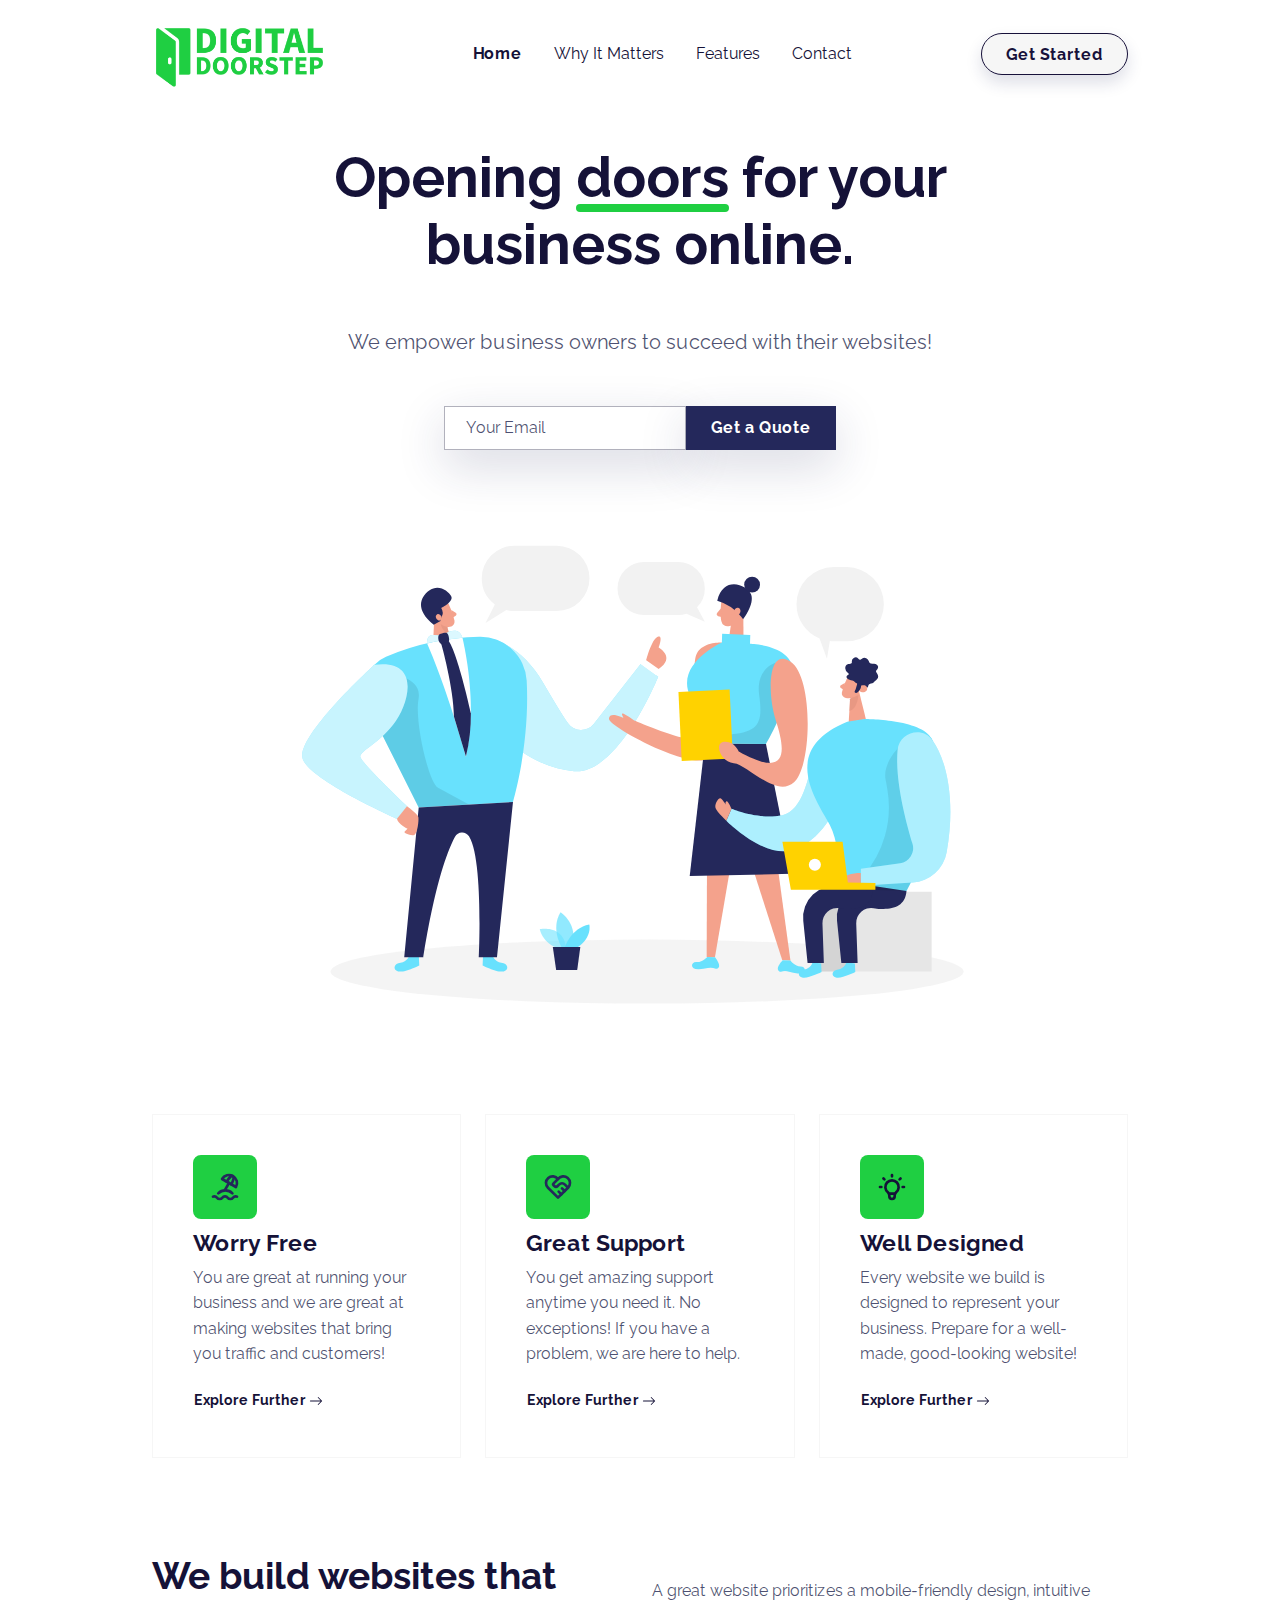
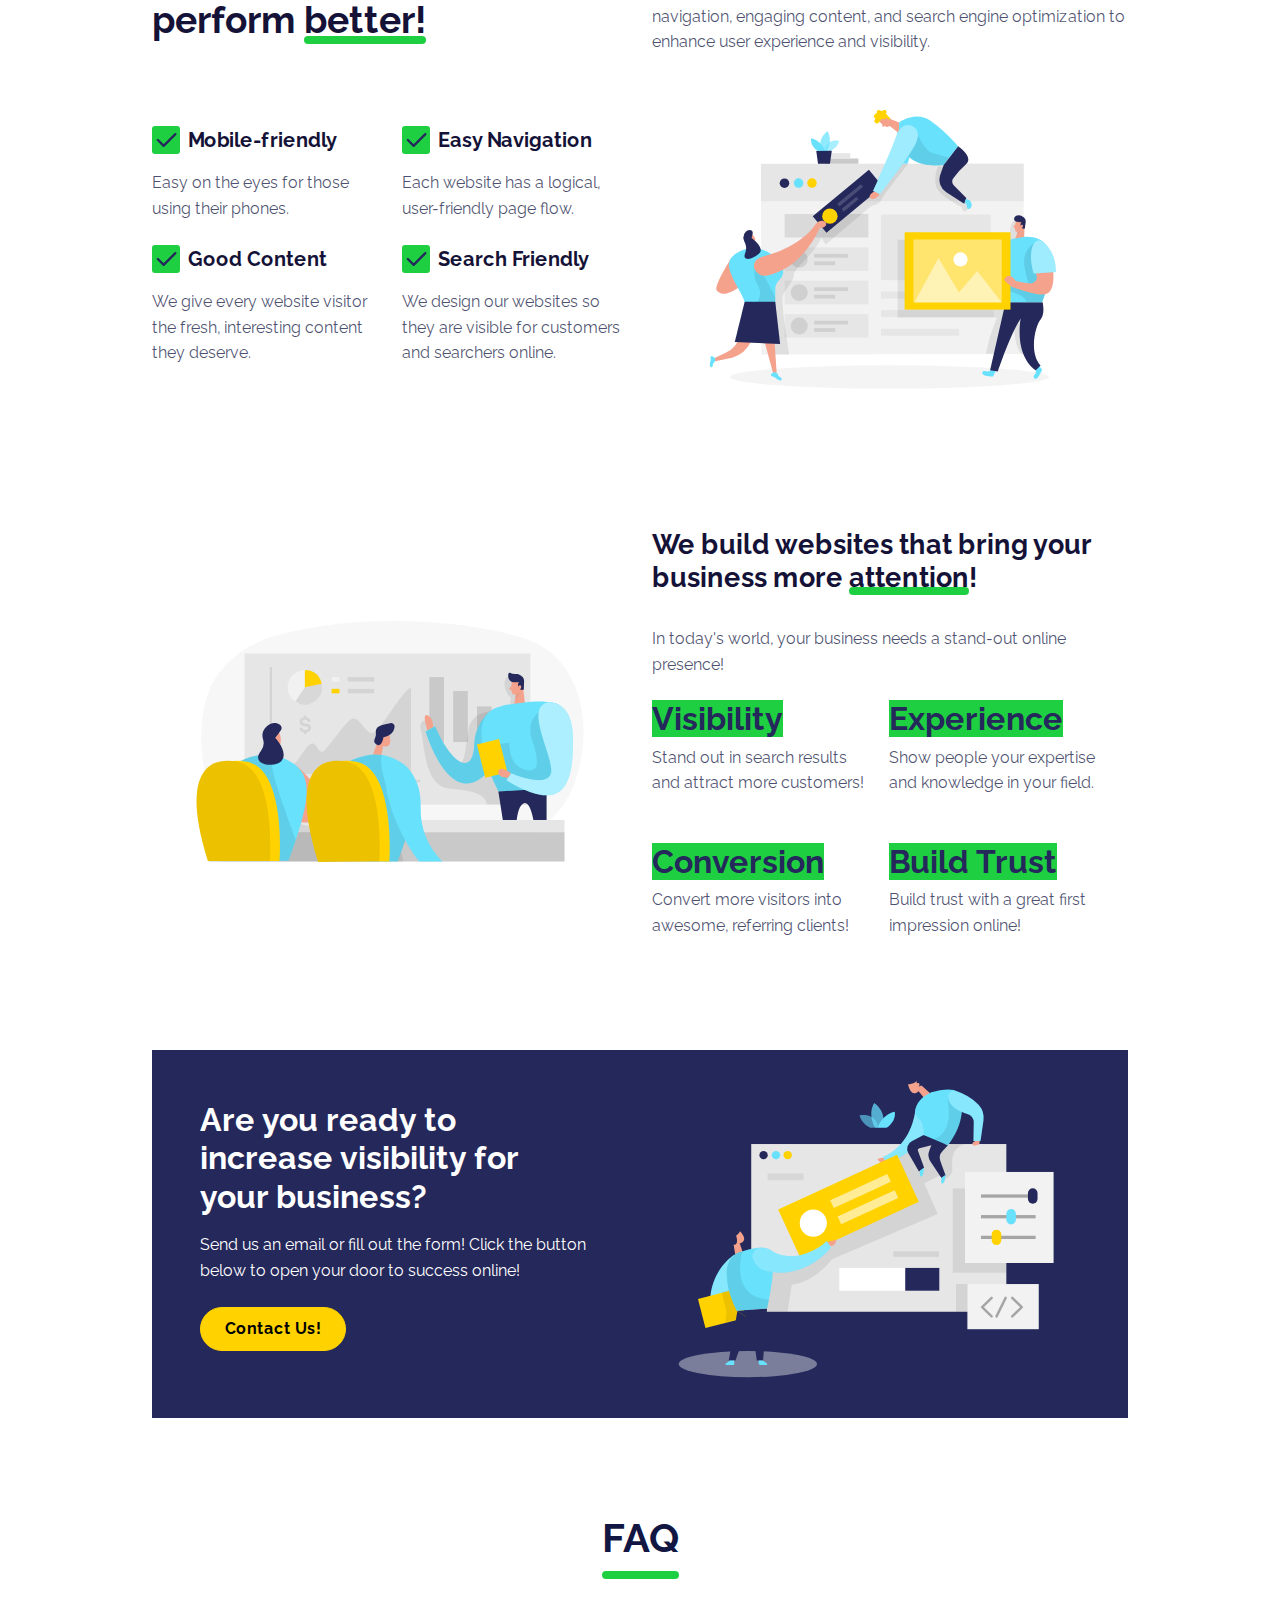
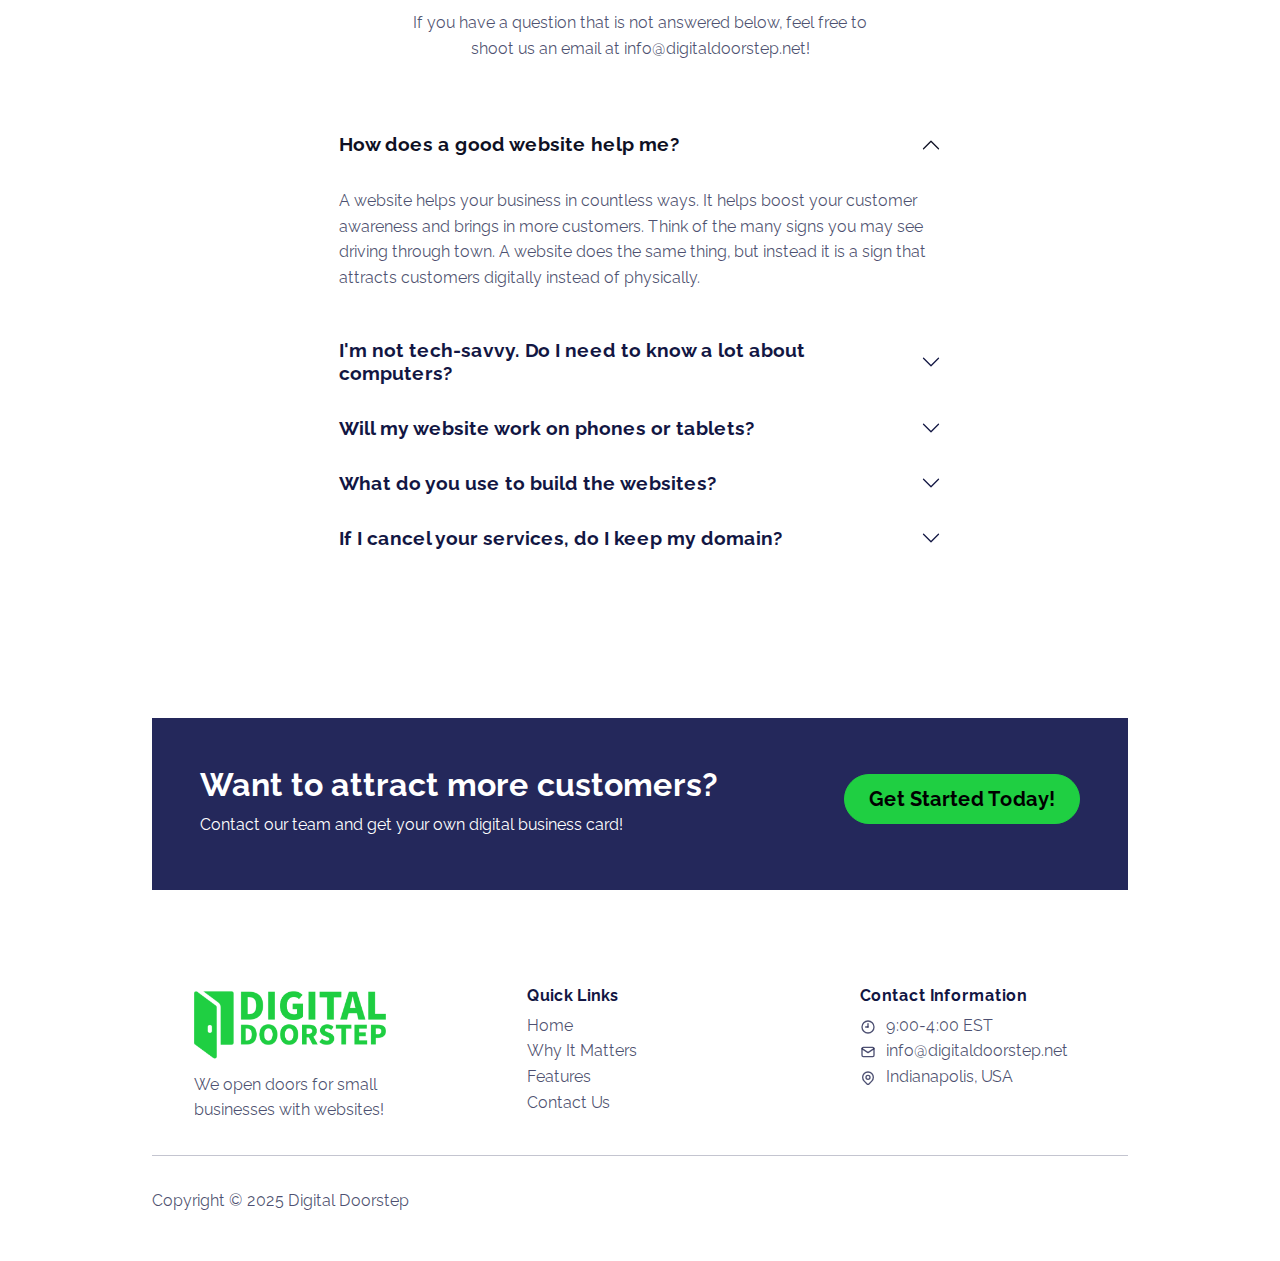
<file: index.html>
<!DOCTYPE html>
<html data-bs-theme="light" lang="en" style="--bs-secondary: rgb(31, 207, 66);--bs-secondary-rgb: 31,207,66;--bs-primary: rgb(36,40,91);--bs-primary-rgb: 36,40,91;--bs-light: rgb(246,246,246);--bs-light-rgb: 246,246,246;">

<head>
    <meta charset="utf-8">
    <meta name="viewport" content="width=device-width, initial-scale=1.0, shrink-to-fit=no">
    <title>Small Business Web Design | Digital Doorstep Web Design Indianapolis</title>
    <link rel="canonical" href="https://www.test.digitaldoorstep.net/">
    <meta property="og:url" content="https://www.test.digitaldoorstep.net/">
    <meta name="description" content="We offer web design and website development services across the United States and in Indianapolis, Indiana. Our services include website design, web development, and website hosting.">
    <script type="application/ld+json">
        {
            "@context": "https://schema.org",
            "@type": "WebSite",
            "name": "Digital Doorstep - Indianapolis Web Design",
            "url": "https://www.test.digitaldoorstep.net"
        }
    </script>
    <link rel="icon" type="image/png" sizes="16x16" href="assets/img/favicon.png">
    <link rel="icon" type="image/png" sizes="32x32" href="assets/img/favicon.png">
    <link rel="stylesheet" href="assets/bootstrap/css/bootstrap.css">
    <link rel="stylesheet" href="https://cdnjs.cloudflare.com/ajax/libs/animate.css/3.5.2/animate.min.css">
    <link rel="stylesheet" href="assets/css/styles.css">
</head>

<body>
<nav class="navbar navbar-expand-md fixed-top navbar-shrink py-3" id="mainNav" style="border-top-left-radius: 0;--bs-primary: #24285b;--bs-primary-rgb: 36,40,91;--bs-body-font-size: 1rem;transform: rotate(0deg);">
    <div class="container"><a class="navbar-brand d-flex align-items-center" href="index.html"><img class="img-thumbnail object-fit-fill" alt="main logo" src="assets/img/Monochromatic-Logo.svg" width="175" height="40" style="border-width: 0;transform: translate(0px) translateY(3px) translateZ(0px);"></a><button data-bs-toggle="collapse" class="navbar-toggler" data-bs-target="#navcol-1" style="border-width: 0;"><span class="visually-hidden">Toggle navigation</span><span class="navbar-toggler-icon text-light" style="border-color: rgb(21,18,56);"></span></button>
        <div class="collapse navbar-collapse" id="navcol-1">
            <ul class="navbar-nav mx-auto">
                <li class="nav-item"><a class="nav-link active" href="/index.html" style="color: rgb(21, 18, 56);">Home</a></li>
                <li class="nav-item"><a class="nav-link" href="/why-it-matters.html" style="color: rgb(21, 18, 56);" data-bs-target="/about.html">Why It Matters</a></li>
                <li class="nav-item"><a class="nav-link" href="features.html" style="color: rgb(21, 18, 56);">Features</a></li>
                <li class="nav-item"><a class="nav-link" href="contact.html" style="color: rgb(21, 18, 56);">Contact</a></li>
            </ul><a class="btn btn-primary shadow" role="button" data-bss-hover-animate="pulse" href="/contact.html" style="--bs-body-color: rgb(21, 18, 22);background: var(--bs-light);--bs-primary: #17113a;--bs-primary-rgb: 23,17,58;height: 42px;border-radius: 21px;border-width: 1px;border-color: var(--bs-primary);color: var(--bs-primary);">Get Started</a>
        </div>
    </div>
</nav>
<header class="pt-5" style="--bs-secondary: rgb(31,207,66);--bs-secondary-rgb: 31,207,66;">
    <div class="container pt-4 pt-xl-5">
        <div class="row pt-5" style="color: var(--bs-primary);">
            <div class="col-md-8 text-center text-md-start mx-auto">
                <div class="text-center">
                    <h1 class="display-4 fw-bold mb-5" style="color: #151238;">Opening&nbsp;<span class="underline" style="transform: skew(175deg);--bs-secondary: rgb(31, 207, 66);--bs-secondary-rgb: 31,207,66;--bs-light: rgb(246, 246, 246);--bs-light-rgb: 246,246,246;--bs-primary: rgb(21,18,56);--bs-primary-rgb: 21,18,56;">doors</span>&nbsp;for your business online.</h1>
                    <p class="fs-5 text-muted mb-5" style="color: var(--bs-primary);--bs-primary: #151238;--bs-primary-rgb: 21,18,56;--bs-secondary: #1fcf42;--bs-secondary-rgb: 31,207,66;--bs-light: #f6f6f6;--bs-light-rgb: 246,246,246;">We empower business owners to succeed with their websites!</p>
                    <form class="d-flex justify-content-center flex-wrap" data-bs-theme="light" data-bss-recipient="e84d121c6c1c594471a972b2d9d6b632">
                        <div class="shadow-lg mb-3"><label>
                            <input class="form-control" type="email" name="email" placeholder="Your Email" />
                        </label></div>
                        <div class="shadow-lg mb-3">
                            <button class="btn btn-primary" type="submit" style="background: var(--bs-primary);--bs-primary: rgb(36,40,91);--bs-primary-rgb: 36,40,91;--bs-body-color: #1b163c;border-color: var(--bs-primary);">Get a Quote</button>
                        </div>
                    </form>
                </div>
            </div>
            <div class="col-12 col-lg-10 mx-auto">
                <div class="text-center position-relative"><img class="img-fluid" alt="" width="800" height="600" src="assets/img/illustrations/team-meeting.svg" style="width: 800px;"></div>
            </div>
        </div>
    </div>
</header>
<section>
    <div class="container py-4 py-xl-5">
        <div class="row gy-4 row-cols-1 row-cols-md-2 row-cols-lg-3">
            <div class="col">
                <div class="card border-light border-1 d-flex justify-content-center p-4">
                    <div class="card-body">
                        <div class="bs-icon-lg bs-icon-rounded bs-icon-secondary d-flex flex-shrink-0 justify-content-center align-items-center d-inline-block mb-4 bs-icon"><svg xmlns="http://www.w3.org/2000/svg" width="1em" height="1em" viewBox="0 0 24 24" stroke-width="2" stroke="currentColor" fill="none" stroke-linecap="round" stroke-linejoin="round" class="icon icon-tabler icon-tabler-beach">
                            <path stroke="none" d="M0 0h24v24H0z" fill="none"></path>
                            <path d="M17.553 16.75a7.5 7.5 0 0 0 -10.606 0"></path>
                            <path d="M18 3.804a6 6 0 0 0 -8.196 2.196l10.392 6a6 6 0 0 0 -2.196 -8.196z"></path>
                            <path d="M16.732 10c1.658 -2.87 2.225 -5.644 1.268 -6.196c-.957 -.552 -3.075 1.326 -4.732 4.196"></path>
                            <path d="M15 9l-3 5.196"></path>
                            <path d="M3 19.25a2.4 2.4 0 0 1 1 -.25a2.4 2.4 0 0 1 2 1a2.4 2.4 0 0 0 2 1a2.4 2.4 0 0 0 2 -1a2.4 2.4 0 0 1 2 -1a2.4 2.4 0 0 1 2 1a2.4 2.4 0 0 0 2 1a2.4 2.4 0 0 0 2 -1a2.4 2.4 0 0 1 2 -1a2.4 2.4 0 0 1 1 .25"></path>
                        </svg></div>
                        <div>
                            <h2 class="fw-bold" style="color: #151238;font-size: 23px;">Worry Free</h2>
                            <p class="text-muted">You are great at running your business and we are great at making websites that bring you traffic and customers!&nbsp;</p><a class="btn btn-sm px-0" role="button" style="color: rgb(21,18,56);" href="features.html">Explore Further&nbsp;<svg xmlns="http://www.w3.org/2000/svg" width="1em" height="1em" fill="currentColor" viewBox="0 0 16 16" class="bi bi-arrow-right">
                            <path fill-rule="evenodd" d="M1 8a.5.5 0 0 1 .5-.5h11.793l-3.147-3.146a.5.5 0 0 1 .708-.708l4 4a.5.5 0 0 1 0 .708l-4 4a.5.5 0 0 1-.708-.708L13.293 8.5H1.5A.5.5 0 0 1 1 8"></path>
                        </svg></a>
                        </div>
                    </div>
                </div>
            </div>
            <div class="col">
                <div class="card border-light border-1 d-flex justify-content-center p-4">
                    <div class="card-body">
                        <div class="bs-icon-lg bs-icon-rounded bs-icon-secondary d-flex flex-shrink-0 justify-content-center align-items-center d-inline-block mb-4 bs-icon" style="background: rgb(31, 207, 66);"><svg xmlns="http://www.w3.org/2000/svg" width="1em" height="1em" viewBox="0 0 24 24" stroke-width="2" stroke="currentColor" fill="none" stroke-linecap="round" stroke-linejoin="round" class="icon icon-tabler icon-tabler-heart-handshake">
                            <path stroke="none" d="M0 0h24v24H0z" fill="none"></path>
                            <path d="M19.5 12.572l-7.5 7.428l-7.5 -7.428a5 5 0 1 1 7.5 -6.566a5 5 0 1 1 7.5 6.572"></path>
                            <path d="M12 6l-3.293 3.293a1 1 0 0 0 0 1.414l.543 .543c.69 .69 1.81 .69 2.5 0l1 -1a3.182 3.182 0 0 1 4.5 0l2.25 2.25"></path>
                            <path d="M12.5 15.5l2 2"></path>
                            <path d="M15 13l2 2"></path>
                        </svg></div>
                        <div>
                            <h2 class="fw-bold" style="color: #151238;font-size: 23px;">Great Support</h2>
                            <p class="text-muted">You get amazing support anytime you need it. No exceptions! If you have a problem, we are here to help.</p><a class="btn btn-sm px-0" role="button" style="color: rgb(21,18,56);" href="features.html">Explore Further&nbsp;<svg xmlns="http://www.w3.org/2000/svg" width="1em" height="1em" fill="currentColor" viewBox="0 0 16 16" class="bi bi-arrow-right">
                            <path fill-rule="evenodd" d="M1 8a.5.5 0 0 1 .5-.5h11.793l-3.147-3.146a.5.5 0 0 1 .708-.708l4 4a.5.5 0 0 1 0 .708l-4 4a.5.5 0 0 1-.708-.708L13.293 8.5H1.5A.5.5 0 0 1 1 8"></path>
                        </svg><br></a>
                        </div>
                    </div>
                </div>
            </div>
            <div class="col">
                <div class="card border-light border-1 d-flex justify-content-center p-4">
                    <div class="card-body">
                        <div class="bs-icon-lg bs-icon-rounded bs-icon-secondary d-flex flex-shrink-0 justify-content-center align-items-center d-inline-block mb-4 bs-icon" style="background: rgb(31, 207, 66);--bs-primary: #151238;--bs-primary-rgb: 21,18,56;--bs-secondary: #1fcf42;--bs-secondary-rgb: 31,207,66;"><svg xmlns="http://www.w3.org/2000/svg" width="1em" height="1em" viewBox="0 0 24 24" stroke-width="2" stroke="currentColor" fill="none" stroke-linecap="round" stroke-linejoin="round" class="icon icon-tabler icon-tabler-bulb">
                            <path stroke="none" d="M0 0h24v24H0z" fill="none"></path>
                            <path d="M3 12h1m8 -9v1m8 8h1m-15.4 -6.4l.7 .7m12.1 -.7l-.7 .7"></path>
                            <path d="M9 16a5 5 0 1 1 6 0a3.5 3.5 0 0 0 -1 3a2 2 0 0 1 -4 0a3.5 3.5 0 0 0 -1 -3"></path>
                            <path d="M9.7 17l4.6 0"></path>
                        </svg></div>
                        <div>
                            <h2 class="fw-bold" style="color: #151238;font-size: 23px;">Well Designed</h2>
                            <p class="text-muted">Every website we build is designed to represent your business. Prepare for a well-made, good-looking website!</p><a class="btn btn-sm px-0" role="button" style="color: rgb(21,18,56);" href="features.html">Explore Further&nbsp;<svg xmlns="http://www.w3.org/2000/svg" width="1em" height="1em" fill="currentColor" viewBox="0 0 16 16" class="bi bi-arrow-right">
                            <path fill-rule="evenodd" d="M1 8a.5.5 0 0 1 .5-.5h11.793l-3.147-3.146a.5.5 0 0 1 .708-.708l4 4a.5.5 0 0 1 0 .708l-4 4a.5.5 0 0 1-.708-.708L13.293 8.5H1.5A.5.5 0 0 1 1 8"></path>
                        </svg><br></a>
                        </div>
                    </div>
                </div>
            </div>
        </div>
    </div>
</section>
<section>
    <div class="container py-4 py-xl-5">
        <div class="row">
            <div class="col-md-6">
                <h2 class="display-6 fw-bold pb-md-4" style="color: #151238;font-size: 37px;">We build websites that perform&nbsp;<span class="underline">better!</span></h2>
            </div>
            <div class="col-md-6 pt-4">
                <p class="text-muted mb-4">A great website prioritizes a mobile-friendly design, intuitive navigation, engaging content, and search engine optimization to enhance user experience and visibility.</p>
            </div>
        </div>
        <div class="row gy-4 gy-md-0">
            <div class="col-md-6 d-flex d-sm-flex d-md-flex justify-content-center align-items-center justify-content-md-start align-items-md-center justify-content-xl-center">
                <div>
                    <div class="row gy-2 row-cols-1 row-cols-sm-2">
                        <div class="col text-center text-md-start">
                            <div class="d-flex justify-content-center align-items-center justify-content-md-start"><svg xmlns="http://www.w3.org/2000/svg" width="1em" height="1em" viewBox="0 0 24 24" stroke-width="2" stroke="currentColor" fill="none" stroke-linecap="round" stroke-linejoin="round" class="icon icon-tabler icon-tabler-check fs-3 text-primary bg-secondary" style="border-radius: 3px;background: var(--bs-secondary);">
                                <path stroke="none" d="M0 0h24v24H0z" fill="none"></path>
                                <path d="M5 12l5 5l10 -10"></path>
                            </svg>
                                <h3 class="fw-bold mb-0 ms-2" style="color: #151238;font-size: 20px;">Mobile-friendly</h3>
                            </div>
                            <p class="text-muted my-3">Easy on the eyes for those using their phones.</p>
                        </div>
                        <div class="col text-center text-md-start">
                            <div class="d-flex justify-content-center align-items-center justify-content-md-start"><svg xmlns="http://www.w3.org/2000/svg" width="1em" height="1em" viewBox="0 0 24 24" stroke-width="2" stroke="currentColor" fill="none" stroke-linecap="round" stroke-linejoin="round" class="icon icon-tabler icon-tabler-check fs-3 text-primary bg-secondary" style="border-radius: 3px;">
                                <path stroke="none" d="M0 0h24v24H0z" fill="none"></path>
                                <path d="M5 12l5 5l10 -10"></path>
                            </svg>
                                <h3 class="fw-bold mb-0 ms-2" style="color: #151238;font-size: 20px;">Easy Navigation</h3>
                            </div>
                            <p class="text-muted my-3">Each website has a logical, user-friendly page flow.</p>
                        </div>
                        <div class="col text-center text-md-start">
                            <div class="d-flex justify-content-center align-items-center justify-content-md-start"><svg xmlns="http://www.w3.org/2000/svg" width="1em" height="1em" viewBox="0 0 24 24" stroke-width="2" stroke="currentColor" fill="none" stroke-linecap="round" stroke-linejoin="round" class="icon icon-tabler icon-tabler-check fs-3 text-primary bg-secondary" style="border-radius: 3px;">
                                <path stroke="none" d="M0 0h24v24H0z" fill="none"></path>
                                <path d="M5 12l5 5l10 -10"></path>
                            </svg>
                                <h3 class="fw-bold mb-0 ms-2" style="color: #151238;font-size: 20px;">Good Content</h3>
                            </div>
                            <p class="text-muted my-3">We give every website visitor the fresh, interesting content they deserve.</p>
                        </div>
                        <div class="col text-center text-md-start">
                            <div class="d-flex justify-content-center align-items-center justify-content-md-start"><svg xmlns="http://www.w3.org/2000/svg" width="1em" height="1em" viewBox="0 0 24 24" stroke-width="2" stroke="currentColor" fill="none" stroke-linecap="round" stroke-linejoin="round" class="icon icon-tabler icon-tabler-check fs-3 text-primary bg-secondary" style="border-radius: 3px;">
                                <path stroke="none" d="M0 0h24v24H0z" fill="none"></path>
                                <path d="M5 12l5 5l10 -10"></path>
                            </svg>
                                <h3 class="fw-bold mb-0 ms-2" style="color: #151238;font-size: 20px;">Search Friendly</h3>
                            </div>
                            <p class="text-muted my-3" style="color: rgba(18, 22, 67, 0.75);">We design our websites so they are visible for customers and searchers online.</p>
                        </div>
                    </div>
                </div>
            </div>
            <div class="col-md-6 order-first order-md-last">
                <div><img class="rounded img-fluid w-100 fit-cover" alt="" height="300" width="398" style="min-height: 300px;" src="assets/img/illustrations/teamwork.svg"></div>
            </div>
        </div>
    </div>
</section>
<section>
    <div class="container py-4 py-xl-5">
        <div class="row gy-4 gy-md-0">
            <div class="col-md-6 text-center text-md-start d-flex d-sm-flex d-md-flex justify-content-center align-items-center justify-content-md-start align-items-md-center justify-content-xl-center">
                <div><img class="rounded img-fluid fit-cover" alt="" height=300px style="min-height: 300px;" src="assets/img/illustrations/presentation.svg" width="800"></div>
            </div>
            <div class="col">
                <div style="max-width: 450px;">
                    <h2 class="fw-bold pb-md-4" style="color: #151238;font-size: 27px;">We build websites that bring your business more&nbsp;<span class="underline">attention</span>!</h2>
                    <p class="text-muted py-4 py-md-0">In today's world, your business needs a stand-out online presence!</p>
                    <div class="row gy-4 row-cols-2 row-cols-md-2">
                        <div class="col">
                            <div><span class="fs-2 fw-bold text-primary bg-secondary" style="font-size: 30px;">Visibility</span>
                                <p class="fw-normal text-muted">Stand out in search results and attract more customers!</p>
                            </div>
                        </div>
                        <div class="col">
                            <div><span class="fs-2 fw-bold text-primary bg-secondary">Experience</span>
                                <p class="fw-normal text-muted">Show people your expertise and knowledge in your field.</p>
                            </div>
                        </div>
                        <div class="col">
                            <div><span class="fs-2 fw-bold text-primary bg-secondary">Conversion</span>
                                <p class="fw-normal text-muted">Convert more visitors into awesome, referring clients!</p>
                            </div>
                        </div>
                        <div class="col">
                            <div><span class="fs-2 fw-bold text-primary bg-secondary">Build Trust</span>
                                <p class="fw-normal text-muted">Build trust with a great first impression online!</p>
                            </div>
                        </div>
                    </div>
                </div>
            </div>
        </div>
    </div>
</section>
<section class="py-4 py-xl-5">
    <div class="container" style="border-color: var(--bs-primary);">
        <div class="bg-primary border rounded border-0 border-primary overflow-hidden" style="border-color: var(--bs-primary);">
            <div class="row g-0" style="border-color: var(--bs-primary);background: var(--bs-primary);">
                <div class="col-md-6 d-flex flex-column justify-content-center" style="border-color: var(--bs-primary);">
                    <div class="text-white p-4 p-md-5" style="border-color: var(--bs-primary);">
                        <h2 class="fw-bold mb-3">Are you ready to increase visibility for your business?</h2>
                        <p class="mb-4">Send us an email or fill out the form! Click the button below to open your door to success online!</p>
                        <div class="my-3"><a class="btn btn-secondary me-2 mt-2" role="button" href="contact.html" style="background: var(--bs-warning);border-radius: 25px;" data-bs-target="/contact.html">Contact Us!</a></div>
                    </div>
                </div>
                <div class="col-md-6 order-first order-md-last" style="min-height: 250px;"><img alt="" class="w-100 h-100 fit-contain pt-5 pt-md-0" src="assets/img/illustrations/web-development.svg"></div>
            </div>
        </div>
    </div>
</section>
<section class="py-4 py-xl-5 mb-5">
    <div class="container">
        <div class="row mb-2">
            <div class="col-md-8 col-xl-6 text-center mx-auto">
                <h2 class="display-6 fw-bold mb-5"><span class="pb-3 underline">FAQ<br></span></h2>
                <p class="text-muted mb-5">If you have a question that is not answered below, feel free to shoot us an email at info@digitaldoorstep.net!</p>
            </div>
        </div>
        <div class="row mb-2">
            <div class="col-md-8 mx-auto">
                <div class="accordion text-muted" role="tablist" id="accordion-1">
                    <h2 class="accordion-header" role="tab"><button class="accordion-button" type="button" data-bs-toggle="collapse" data-bs-target="#accordion-1 .item-1" aria-expanded="true" aria-controls="accordion-1 .item-1">How does a good website help me?</button></h2>
                    <div class="accordion-collapse collapse show item-1" role="tabpanel" data-bs-parent="#accordion-1">
                        <div class="accordion-body">
                            <p>A website helps your business in countless ways. It helps boost your customer awareness and brings in more customers. Think of the many signs you may see driving through town. A website does the same thing, but instead it is a sign that attracts customers digitally instead of physically.</p>
                        </div>
                    </div>

                    <h2 class="accordion-header" role="tab"><button class="accordion-button collapsed" type="button" data-bs-toggle="collapse" data-bs-target="#accordion-1 .item-2" aria-expanded="false" aria-controls="accordion-1 .item-2">I'm not tech-savvy. Do I need to know a lot about computers?</button></h2>
                    <div class="accordion-collapse collapse item-2" role="tabpanel" data-bs-parent="#accordion-1">
                        <div class="accordion-body">
                            <p>Absolutely not! We understand that you made your business to serve your customers - not fiddle with a website. After we design your website to match your business and attract the right customers, we offer hosting and editing services so you never have to deal with your website again. We are a team of website building and hosting experts at your fingertips!</p>
                        </div>
                    </div>

                    <h2 class="accordion-header" role="tab"><button class="accordion-button collapsed" type="button" data-bs-toggle="collapse" data-bs-target="#accordion-1 .item-3" aria-expanded="false" aria-controls="accordion-1 .item-3">Will my website work on phones or tablets?</button></h2>
                    <div class="accordion-collapse collapse item-3" role="tabpanel" data-bs-parent="#accordion-1">
                        <div class="accordion-body">
                            <p>Yes! Every website we make is designed to look good. Whether you are on a computer, tablet, or phone, we make sure that your webpage transitions smoothly from one screen size to another.</p>
                        </div>
                    </div>

                    <h2 class="accordion-header" role="tab"><button class="accordion-button collapsed" type="button" data-bs-toggle="collapse" data-bs-target="#accordion-1 .item-4" aria-expanded="false" aria-controls="accordion-1 .item-4">What do you use to build the websites?</button></h2>
                    <div class="accordion-collapse collapse item-4" role="tabpanel" data-bs-parent="#accordion-1">
                        <div class="accordion-body">
                            <p class="mb-0">As a rule, we code our websites to ensure the best experience for you and for the viewers. However, if you or another client needs something specific, we will not hesitate to use another method to give you the best service possible.</p>
                        </div>
                    </div>

                    <h2 class="accordion-header" role="tab"><button class="accordion-button collapsed" type="button" data-bs-toggle="collapse" data-bs-target="#accordion-1 .item-5" aria-expanded="false" aria-controls="accordion-1 .item-5">If I cancel your services, do I keep my domain?</button></h2>
                    <div class="accordion-collapse collapse item-5" role="tabpanel" data-bs-parent="#accordion-1">
                        <div class="accordion-body">
                            <p class="mb-0">Yes! Some agencies hold domains hostage for extremely high prices after a client stops working with them. Not us! If you decide to stop working with us, we hand you the domain WITHOUT the high fees.</p>
                        </div>
                    </div>

                </div>
            </div>
        </div>
    </div>
</section>
<section class="py-4 py-xl-5">
    <div class="container">
        <div class="text-white bg-primary border rounded border-0 border-primary d-flex flex-column justify-content-between flex-lg-row p-4 p-md-5" style="--bs-secondary: #1fcf42;--bs-secondary-rgb: 31,207,66;">
            <div class="pb-2 pb-lg-1">
                <h2 class="fw-bold text-secondary mb-2" style="color: var(--bs-light);">Want to attract more customers?</h2>
                <p class="mb-0">Contact our team and get your own digital business card!</p>
            </div>
            <div class="my-2"><a class="btn btn-light fs-5 py-2 px-4" role="button" data-bss-disabled-mobile="true" data-bss-hover-animate="pulse" href="contact.html" style="border-radius: 62px;background: var(--bs-secondary);border-width: 1px;border-color: var(--bs-secondary);">Get Started Today!</a></div>
        </div>
    </div>
</section>
<footer>
    <div class="container py-4 py-lg-5">
        <div class="row row-cols-2 row-cols-md-4 d-flex flex-row flex-grow-1 justify-content-around">
            <div class="col-12 col-md-3">
                <div class="fw-bold d-flex align-items-center mb-2"><img alt="main logo" src="assets/img/Monochromatic-Logo.svg" width="192" height="78"></div>
                <p class="text-muted">We open doors for small businesses with websites!</p>
            </div>
            <div class="col-sm-4 col-md-3 text-lg-start d-flex flex-column">
                <h3 class="fs-6 fw-bold">Quick Links</h3>
                <ul class="list-unstyled">
                    <li><a href="index.html">Home</a></li>
                    <li><a href="why-it-matters.html">Why It Matters</a></li>
                    <li><a href="features.html">Features</a></li>
                    <li><a href="contact.html">Contact Us</a></li>
                </ul>
            </div>
            <div class="col-sm-4 col-md-3 text-lg-start d-flex flex-column">
                <h3 class="fs-6 fw-bold">Contact Information</h3>
                <ul class="list-unstyled">
                    <li><a href="#"><svg xmlns="http://www.w3.org/2000/svg" width="1em" height="1em" viewBox="0 0 24 24" stroke-width="2" stroke="currentColor" fill="none" stroke-linecap="round" stroke-linejoin="round" class="icon icon-tabler icon-tabler-clock-hour-9" style="margin-right: 10px;">
                        <path stroke="none" d="M0 0h24v24H0z" fill="none"></path>
                        <path d="M12 12m-9 0a9 9 0 1 0 18 0a9 9 0 1 0 -18 0"></path>
                        <path d="M12 12h-3.5"></path>
                        <path d="M12 7v5"></path>
                    </svg>9:00-4:00 EST</a></li>
                    <li><a href="#"><svg xmlns="http://www.w3.org/2000/svg" width="1em" height="1em" viewBox="0 0 24 24" stroke-width="2" stroke="currentColor" fill="none" stroke-linecap="round" stroke-linejoin="round" class="icon icon-tabler icon-tabler-mail" style="margin-right: 10px;">
                        <path stroke="none" d="M0 0h24v24H0z" fill="none"></path>
                        <path d="M3 7a2 2 0 0 1 2 -2h14a2 2 0 0 1 2 2v10a2 2 0 0 1 -2 2h-14a2 2 0 0 1 -2 -2v-10z"></path>
                        <path d="M3 7l9 6l9 -6"></path>
                    </svg>info@digitaldoorstep.net</a></li>
                    <li><a href="#"><svg xmlns="http://www.w3.org/2000/svg" width="1em" height="1em" viewBox="0 0 24 24" stroke-width="2" stroke="currentColor" fill="none" stroke-linecap="round" stroke-linejoin="round" class="icon icon-tabler icon-tabler-map-pin" style="margin-right: 10px;">
                        <path stroke="none" d="M0 0h24v24H0z" fill="none"></path>
                        <path d="M9 11a3 3 0 1 0 6 0a3 3 0 0 0 -6 0"></path>
                        <path d="M17.657 16.657l-4.243 4.243a2 2 0 0 1 -2.827 0l-4.244 -4.243a8 8 0 1 1 11.314 0z"></path>
                    </svg>Indianapolis, USA</a></li>
                    <li></li>
                </ul>
            </div>
        </div>
        <hr>
        <div class="text-muted d-flex justify-content-between align-items-center pt-3">
            <p class="mb-0">Copyright © 2025 Digital Doorstep</p>
        </div>
    </div>
</footer>
<script src="https://cdn.jsdelivr.net/npm/bootstrap@5.3.3/dist/js/bootstrap.bundle.min.js"></script>
<script src="assets/js/script.min.js"></script>
</body>
</html>
</file>
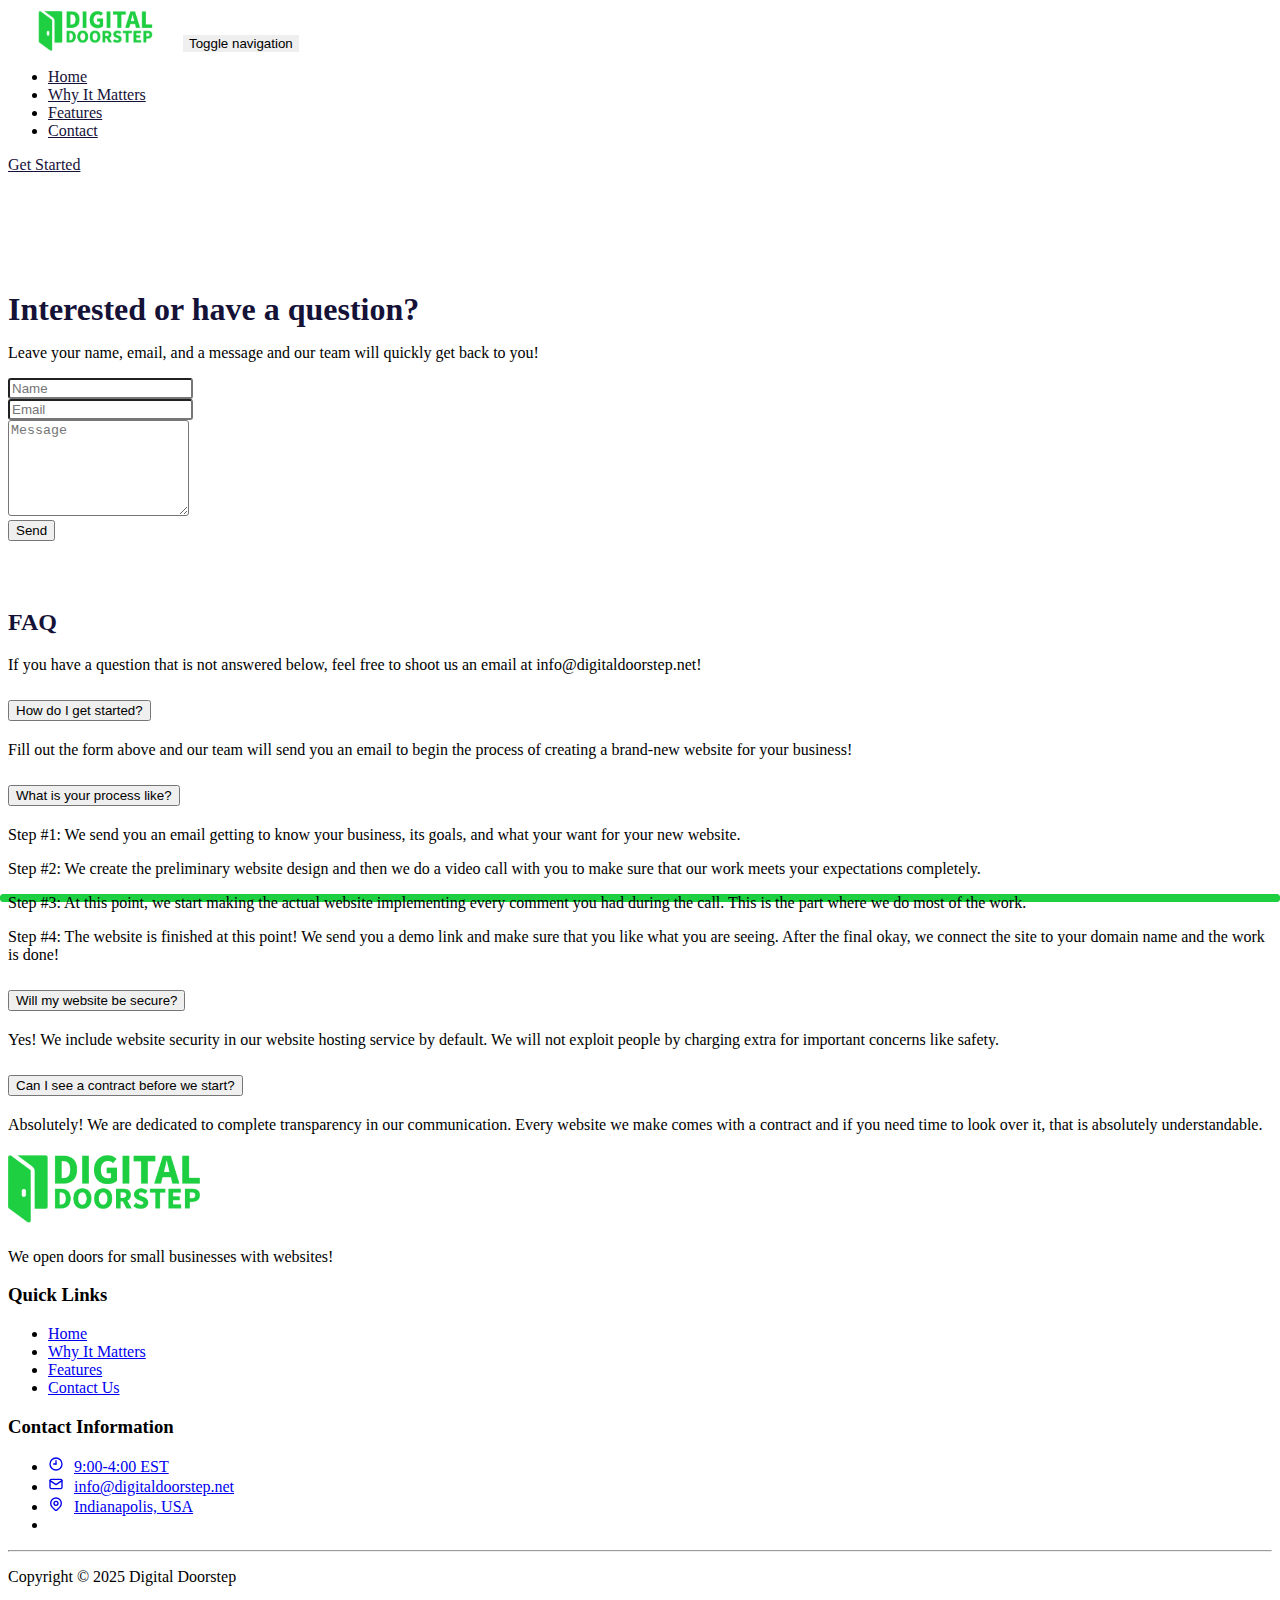
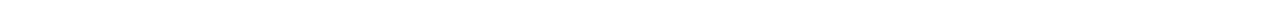
<file: contact.html>
<!DOCTYPE html>
<html data-bs-theme="light" lang="en">

<head>
    <meta charset="utf-8">
    <meta name="viewport" content="width=device-width, initial-scale=1.0, shrink-to-fit=no">
    <title>Contact | Digital Doorstep Web Design Indianapolis</title>
    <link rel="canonical" href="https://www.test.digitaldoorstep.net/contact.html">
    <meta property="og:url" content="https://www.test.digitaldoorstep.net/contact.html">
    <meta name="description" content="We offer web design and website development services across the United States and in Indianapolis, Indiana. Our services include website design, web development, and website hosting.">
    <link rel="icon" type="image/png" sizes="16x16" href="assets/img/favicon.png">
    <link rel="icon" type="image/png" sizes="32x32" href="assets/img/favicon.png">
    <link rel="stylesheet" href="https://cdnjs.cloudflare.com/ajax/libs/animate.css/3.5.2/animate.min.css">
    <link rel="stylesheet" href="assets/css/styles.css">
</head>

<body>
<nav class="navbar navbar-expand-md fixed-top navbar-shrink py-3" id="mainNav" style="border-top-left-radius: 0;--bs-primary: #24285b;--bs-primary-rgb: 36,40,91;--bs-body-font-size: 1rem;transform: rotate(0deg);">
    <div class="container"><a class="navbar-brand d-flex align-items-center" href="index.html"><img class="img-thumbnail object-fit-fill" alt="main logo" src="assets/img/Monochromatic-Logo.svg" width="175" height="40" style="border-width: 0;transform: translate(0px) translateY(3px) translateZ(0px);"></a><button data-bs-toggle="collapse" class="navbar-toggler" data-bs-target="#navcol-1" style="border-width: 0;"><span class="visually-hidden">Toggle navigation</span><span class="navbar-toggler-icon text-light" style="border-color: rgb(21,18,56);"></span></button>
        <div class="collapse navbar-collapse" id="navcol-1">
            <ul class="navbar-nav mx-auto">
                <li class="nav-item"><a class="nav-link" href="/index.html" style="color: rgb(21, 18, 56);">Home</a></li>
                <li class="nav-item"><a class="nav-link" href="/why-it-matters.html" style="color: rgb(21, 18, 56);" data-bs-target="/about.html">Why It Matters</a></li>
                <li class="nav-item"><a class="nav-link" href="features.html" style="color: rgb(21, 18, 56);">Features</a></li>
                <li class="nav-item"><a class="nav-link active" href="contact.html" style="color: rgb(21, 18, 56);">Contact</a></li>
            </ul><a class="btn btn-primary shadow" role="button" data-bss-hover-animate="pulse" href="/contact.html" style="--bs-body-color: rgb(21, 18, 22);background: var(--bs-light);--bs-primary: #17113a;--bs-primary-rgb: 23,17,58;height: 42px;border-radius: 21px;border-width: 1px;border-color: var(--bs-primary);color: var(--bs-primary);">Get Started</a>
        </div>
    </div>
</nav>
<section class="py-5 mt-5">
    <div class="container py-5">
        <div class="row">
            <div class="col-md-8 col-xl-6 text-center mx-auto">
                <h1 class="display-6 fw-bold mb-4" style="color: #151238;"><span class="underline">Interested</span>&nbsp;or have a question?</h1>
                <p class="text-muted">Leave your name, email, and a message and our team will quickly get back to you!</p>
            </div>
        </div>
        <div class="row d-flex justify-content-center">
            <div class="col-md-6">
                <div>
                    <form class="p-3 p-xl-4" data-bs-theme="light" data-bss-recipient="e84d121c6c1c594471a972b2d9d6b632">
                        <div class="mb-3"><label for="name-1"></label><input class="shadow form-control" type="text" id="name-1" name="name" placeholder="Name" style="border-radius: 3px;" required=""></div>
                        <div class="mb-3"><label for="email-1"></label><input class="shadow form-control" type="email" id="email-1" name="email" placeholder="Email" style="border-radius: 3px;" inputmode="email" required=""></div>
                        <div class="mb-3"><label for="message-1"></label><textarea class="shadow form-control" id="message-1" name="message" rows="6" placeholder="Message" style="border-radius: 3px;"></textarea></div>
                        <div><button class="btn btn-primary shadow d-block w-100" type="submit">Send </button></div>
                    </form>
                </div>
            </div>
        </div>
    </div>
</section>
<section class="py-4 py-xl-5 mb-5">
    <div class="container">
        <div class="row mb-2">
            <div class="col-md-8 col-xl-6 text-center mx-auto">
                <h2 class="display-6 fw-bold mb-5"><span class="pb-3 underline" style="color: #151238;">FAQ<br></span></h2>
                <p class="text-muted mb-5">If you have a question that is not answered below, feel free to shoot us an email at info@digitaldoorstep.net!</p>
            </div>
        </div>
        <div class="row mb-2">
            <div class="col-md-8 mx-auto">
                <div class="accordion text-muted" role="tablist" id="accordion-2">
                    <div class="accordion-item">
                        <h2 class="accordion-header" role="tab"><button class="accordion-button" type="button" data-bs-toggle="collapse" data-bs-target="#accordion-2 .item-1" aria-expanded="true" aria-controls="accordion-2 .item-1">How do I get started?</button></h2>
                        <div class="accordion-collapse collapse show item-1" role="tabpanel" data-bs-parent="#accordion-2">
                            <div class="accordion-body">
                                <p>Fill out the form above and our team will send you an email to begin the process of creating a brand-new website for your business!</p>
                            </div>
                        </div>
                    </div>
                    <div class="accordion-item">
                        <h2 class="accordion-header" role="tab"><button class="accordion-button collapsed" type="button" data-bs-toggle="collapse" data-bs-target="#accordion-2 .item-2" aria-expanded="false" aria-controls="accordion-2 .item-2">What is your process like?</button></h2>
                        <div class="accordion-collapse collapse item-2" role="tabpanel" data-bs-parent="#accordion-2">
                            <div class="accordion-body">
                                <p>Step #1: We send you an email getting to know your business, its goals, and what your want for your new website.</p>
                                <p>Step #2: We create the preliminary website design and then we do a video call with you to make sure that our work meets your expectations completely.</p>
                                <p>Step #3: At this point, we start making the actual website implementing every comment you had during the call. This is the part where we do most of the work.</p>
                                <p>Step #4: The website is finished at this point! We send you a demo link and make sure that you like what you are seeing. After the final okay, we connect the site to your domain name and the work is done!</p>
                            </div>
                        </div>
                    </div>
                    <div class="accordion-item">
                        <h2 class="accordion-header" role="tab"><button class="accordion-button collapsed" type="button" data-bs-toggle="collapse" data-bs-target="#accordion-2 .item-3" aria-expanded="false" aria-controls="accordion-2 .item-3">Will my website be secure?</button></h2>
                        <div class="accordion-collapse collapse item-3" role="tabpanel" data-bs-parent="#accordion-2">
                            <div class="accordion-body">
                                <p>Yes! We include website security in our website hosting service by default. We will not exploit people by charging extra for important concerns like safety.</p>
                            </div>
                        </div>
                    </div>
                    <div class="accordion-item">
                        <h2 class="accordion-header" role="tab"><button class="accordion-button collapsed" type="button" data-bs-toggle="collapse" data-bs-target="#accordion-2 .item-4" aria-expanded="false" aria-controls="accordion-2 .item-4">Can I see a contract before we start?</button></h2>
                        <div class="accordion-collapse collapse item-4" role="tabpanel" data-bs-parent="#accordion-2">
                            <div class="accordion-body">
                                <p class="mb-0">Absolutely! We are dedicated to complete transparency in our communication. Every website we make comes with a contract and if you need time to look over it, that is absolutely understandable.</p>
                            </div>
                        </div>
                    </div>
                </div>
            </div>
        </div>
    </div>
</section>
<footer>
    <div class="container py-4 py-lg-5">
        <div class="row row-cols-2 row-cols-md-4 d-flex flex-row flex-grow-1 justify-content-around">
            <div class="col-12 col-md-3">
                <div class="fw-bold d-flex align-items-center mb-2"><img alt="main logo" src="assets/img/Monochromatic-Logo.svg" width="192" height="78"></div>
                <p class="text-muted">We open doors for small businesses with websites!</p>
            </div>
            <div class="col-sm-4 col-md-3 text-lg-start d-flex flex-column">
                <h3 class="fs-6 fw-bold">Quick Links</h3>
                <ul class="list-unstyled">
                    <li><a href="index.html">Home</a></li>
                    <li><a href="why-it-matters.html">Why It Matters</a></li>
                    <li><a href="features.html">Features</a></li>
                    <li><a href="contact.html">Contact Us</a></li>
                </ul>
            </div>
            <div class="col-sm-4 col-md-3 text-lg-start d-flex flex-column">
                <h3 class="fs-6 fw-bold">Contact Information</h3>
                <ul class="list-unstyled">
                    <li><a href="#"><svg xmlns="http://www.w3.org/2000/svg" width="1em" height="1em" viewBox="0 0 24 24" stroke-width="2" stroke="currentColor" fill="none" stroke-linecap="round" stroke-linejoin="round" class="icon icon-tabler icon-tabler-clock-hour-9" style="margin-right: 10px;">
                        <path stroke="none" d="M0 0h24v24H0z" fill="none"></path>
                        <path d="M12 12m-9 0a9 9 0 1 0 18 0a9 9 0 1 0 -18 0"></path>
                        <path d="M12 12h-3.5"></path>
                        <path d="M12 7v5"></path>
                    </svg>9:00-4:00 EST</a></li>
                    <li><a href="#"><svg xmlns="http://www.w3.org/2000/svg" width="1em" height="1em" viewBox="0 0 24 24" stroke-width="2" stroke="currentColor" fill="none" stroke-linecap="round" stroke-linejoin="round" class="icon icon-tabler icon-tabler-mail" style="margin-right: 10px;">
                        <path stroke="none" d="M0 0h24v24H0z" fill="none"></path>
                        <path d="M3 7a2 2 0 0 1 2 -2h14a2 2 0 0 1 2 2v10a2 2 0 0 1 -2 2h-14a2 2 0 0 1 -2 -2v-10z"></path>
                        <path d="M3 7l9 6l9 -6"></path>
                    </svg>info@digitaldoorstep.net</a></li>
                    <li><a href="#"><svg xmlns="http://www.w3.org/2000/svg" width="1em" height="1em" viewBox="0 0 24 24" stroke-width="2" stroke="currentColor" fill="none" stroke-linecap="round" stroke-linejoin="round" class="icon icon-tabler icon-tabler-map-pin" style="margin-right: 10px;">
                        <path stroke="none" d="M0 0h24v24H0z" fill="none"></path>
                        <path d="M9 11a3 3 0 1 0 6 0a3 3 0 0 0 -6 0"></path>
                        <path d="M17.657 16.657l-4.243 4.243a2 2 0 0 1 -2.827 0l-4.244 -4.243a8 8 0 1 1 11.314 0z"></path>
                    </svg>Indianapolis, USA</a></li>
                    <li></li>
                </ul>
            </div>
        </div>
        <hr>
        <div class="text-muted d-flex justify-content-between align-items-center pt-3">
            <p class="mb-0">Copyright © 2025 Digital Doorstep</p>
        </div>
    </div>
</footer>
<script src="https://cdn.jsdelivr.net/npm/bootstrap@5.3.3/dist/js/bootstrap.bundle.min.js"></script>
<script src="assets/js/script.min.js"></script>
<script src="assets/js/smart-forms.min.min.js"></script>
</body>

</html>
</file>
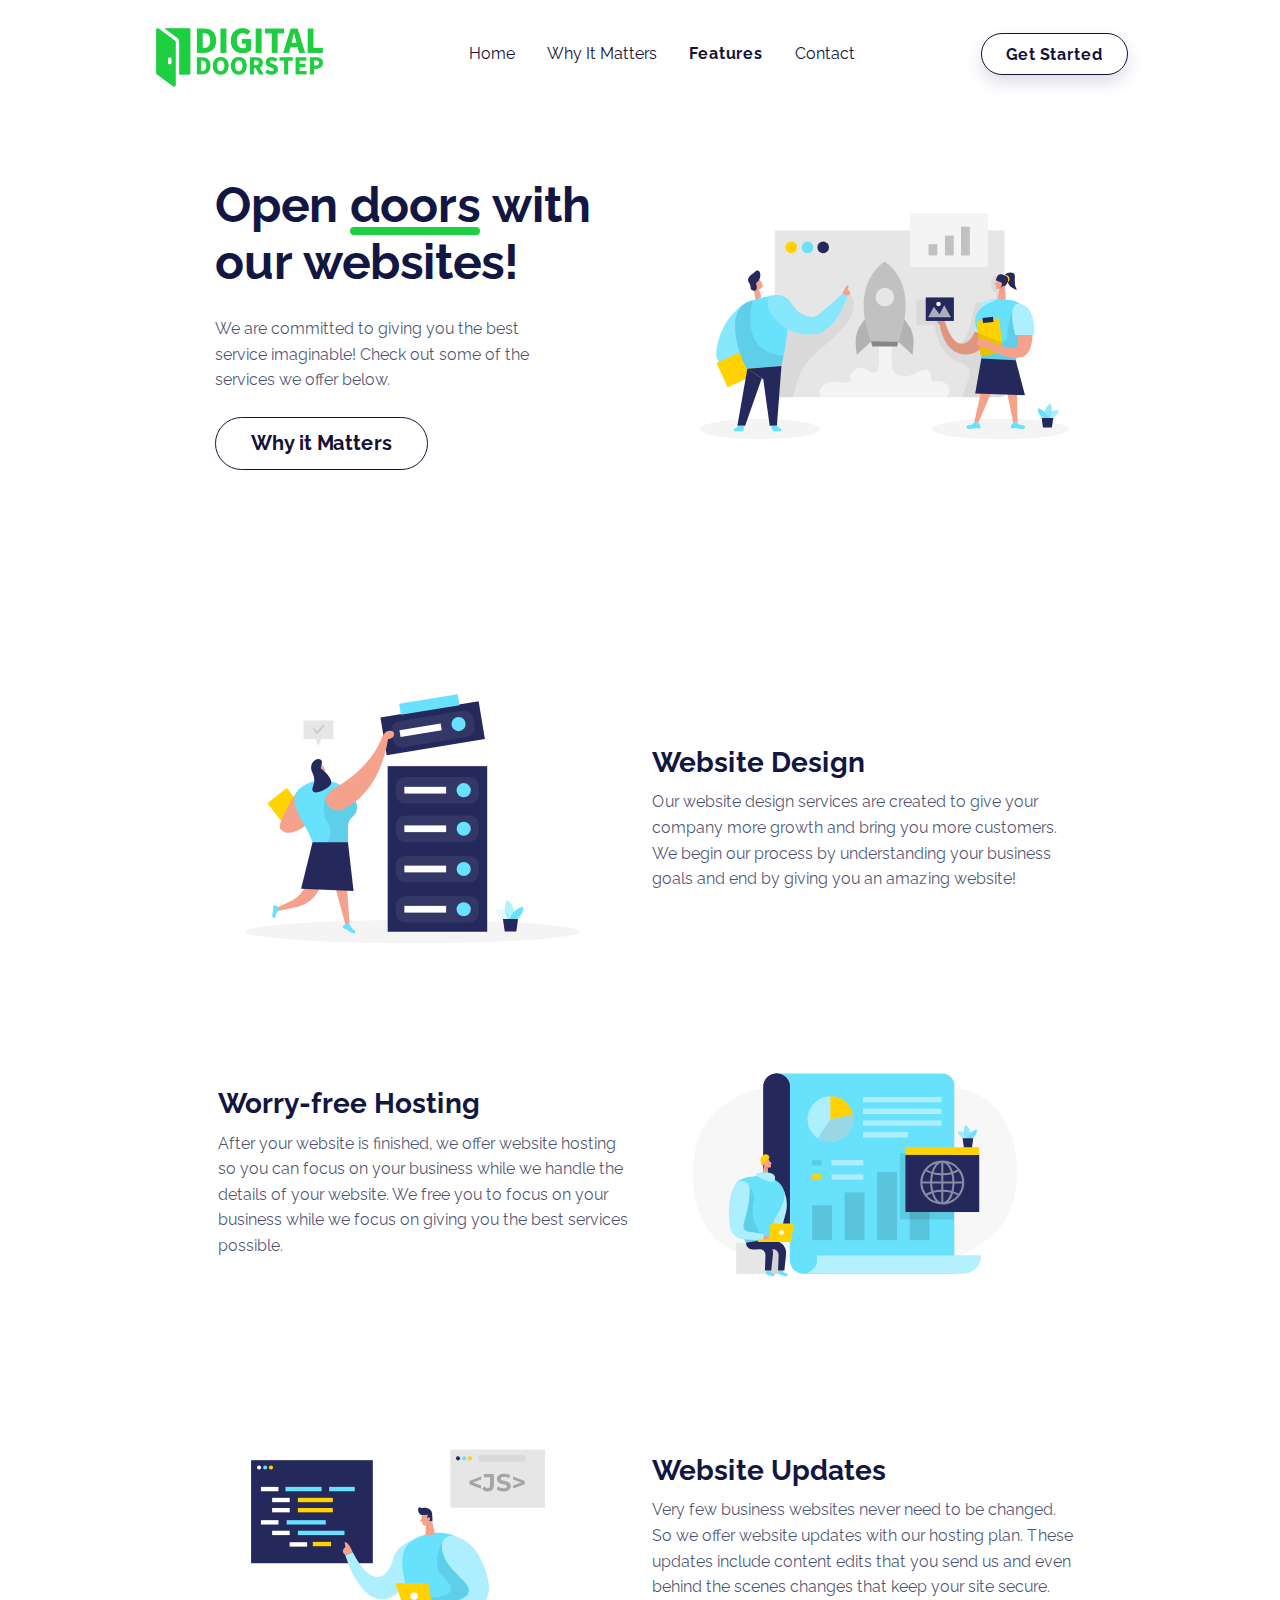
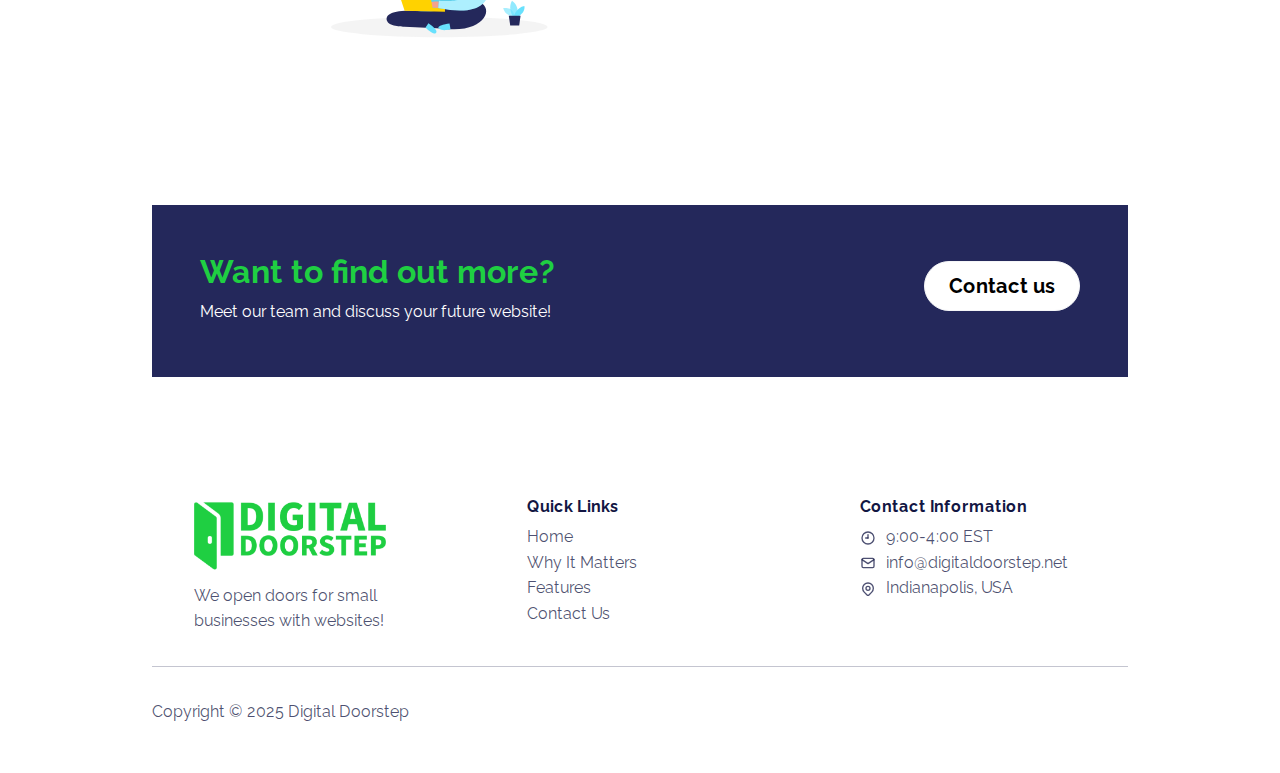
<file: features.html>
<!DOCTYPE html>
<html data-bs-theme="light" lang="en" style="--bs-light: #ffffff;--bs-light-rgb: 255,255,255;--bs-secondary: #1fcf42;--bs-secondary-rgb: 31,207,66;">

<head>
    <meta charset="utf-8">
    <meta name="viewport" content="width=device-width, initial-scale=1.0, shrink-to-fit=no">
    <title>Features | Digital Doorstep Web Design Indianapolis</title>
    <link rel="canonical" href="https://www.test.digitaldoorstep.net/features.html">
    <meta property="og:url" content="https://www.test.digitaldoorstep.net/features.html">
    <meta name="description" content="We offer web design and website development services across the United States and in Indianapolis, Indiana. Our services include website design, web development, and website hosting.">
    <link rel="icon" type="image/png" sizes="16x16" href="assets/img/favicon.png">
    <link rel="icon" type="image/png" sizes="32x32" href="assets/img/favicon.png">
    <link rel="stylesheet" href="assets/bootstrap/css/bootstrap.css">
    <link rel="stylesheet" href="https://cdnjs.cloudflare.com/ajax/libs/animate.css/3.5.2/animate.min.css">
    <link rel="stylesheet" href="assets/css/styles.css">
</head>

<body>
<nav class="navbar navbar-expand-md fixed-top navbar-shrink py-3" id="mainNav" style="border-top-left-radius: 0;--bs-primary: #24285b;--bs-primary-rgb: 36,40,91;--bs-body-font-size: 1rem;transform: rotate(0deg);">
    <div class="container"><a class="navbar-brand d-flex align-items-center" href="index.html"><img class="img-thumbnail object-fit-fill" alt="main logo" src="assets/img/Monochromatic-Logo.svg" width="175" height="40" style="border-width: 0;transform: translate(0px) translateY(3px) translateZ(0px);"></a><button data-bs-toggle="collapse" class="navbar-toggler" data-bs-target="#navcol-1" style="border-width: 0;"><span class="visually-hidden">Toggle navigation</span><span class="navbar-toggler-icon text-light" style="border-color: rgb(21,18,56);"></span></button>
        <div class="collapse navbar-collapse" id="navcol-1">
            <ul class="navbar-nav mx-auto">
                <li class="nav-item"><a class="nav-link" href="/index.html" style="color: rgb(21, 18, 56);">Home</a></li>
                <li class="nav-item"><a class="nav-link" href="/why-it-matters.html" style="color: rgb(21, 18, 56);" data-bs-target="/about.html">Why It Matters</a></li>
                <li class="nav-item"><a class="nav-link active" href="features.html" style="color: rgb(21, 18, 56);">Features</a></li>
                <li class="nav-item"><a class="nav-link" href="contact.html" style="color: rgb(21, 18, 56);">Contact</a></li>
            </ul><a class="btn btn-primary shadow" role="button" data-bss-hover-animate="pulse" href="/contact.html" style="--bs-body-color: rgb(21, 18, 22);background: var(--bs-light);--bs-primary: #17113a;--bs-primary-rgb: 23,17,58;height: 42px;border-radius: 21px;border-width: 1px;border-color: var(--bs-primary);color: var(--bs-primary);">Get Started</a>
        </div>
    </div>
</nav>
<section class="py-5 mt-5">
    <div class="container py-4 py-xl-5">
        <div class="row gy-4 gy-md-0">
            <div class="col-md-6 text-center text-md-start d-flex d-sm-flex d-md-flex justify-content-center align-items-center justify-content-md-start align-items-md-center justify-content-xl-center">
                <div style="max-width: 350px;">
                    <h1 class="display-5 fw-bold mb-4" style="margin-right: -30px;">Open&nbsp;<span class="underline" style="--bs-secondary: #1fcf42;--bs-secondary-rgb: 31,207,66;">doors</span>&nbsp;with our websites!</h1>
                    <p class="text-muted my-4">We are committed to giving you the best service imaginable! Check out some of the services we offer below.</p><a class="btn btn-primary btn-lg me-2" role="button" href="why-it-matters.html" style="background: var(--bs-light);--bs-primary: #151238;--bs-primary-rgb: 21,18,56;--bs-secondary: #1fcf42;--bs-secondary-rgb: 31,207,66;--bs-warning: #ffd200;--bs-warning-rgb: 255,210,0;color: var(--bs-primary);border-radius: 30px;border-color: var(--bs-primary);">Why it Matters</a>
                </div>
            </div>
            <div class="col-md-6">
                <div><img class="rounded img-fluid w-100 fit-cover" alt="" style="min-height: 300px;" src="assets/img/illustrations/startup.svg"></div>
            </div>
        </div>
    </div>
</section>
<section class="py-5">
    <div class="container py-5">
        <div class="row row-cols-1 row-cols-md-2 mx-auto" style="max-width: 900px;">
            <div class="col mb-5"><img class="rounded img-fluid" alt="" src="assets/img/illustrations/data-management.svg"></div>
            <div class="col d-md-flex align-items-md-end align-items-lg-center mb-5">
                <div>
                    <h2 class="fs-3 fw-bold mb-4">Website Design</h2>
                    <p class="text-muted mb-4">Our website design services are created to give your company more growth and bring you more customers. We begin our process by understanding your business goals and end by giving you an amazing website!</p>
                </div>
            </div>
        </div>
        <div class="row row-cols-1 row-cols-md-2 mx-auto" style="max-width: 900px;">
            <div class="col order-md-last mb-5"><img class="rounded img-fluid" alt="" src="assets/img/illustrations/report.svg"></div>
            <div class="col d-md-flex align-items-md-end align-items-lg-center mb-5">
                <div class="ms-md-3">
                    <h2 class="fs-3 fw-bold mb-4">Worry-free Hosting</h2>
                    <p class="text-muted mb-4">After your website is finished, we offer website hosting so you can focus on your business while we handle the details of your website. We free you to focus on your business while we focus on giving you the best services possible.</p>
                </div>
            </div>
        </div>
        <div class="row row-cols-1 row-cols-md-2 mx-auto" style="max-width: 900px;">
            <div class="col mb-5"><img class="rounded img-fluid" alt="" src="assets/img/illustrations/javascript.svg"></div>
            <div class="col d-md-flex align-items-md-end align-items-lg-center mb-5">
                <div>
                    <h2 class="fs-3 fw-bold mb-4">Website Updates</h2>
                    <p class="text-muted mb-4">Very few business websites never need to be changed. So we offer website updates with our hosting plan. These updates include content edits that you send us and even behind the scenes changes that keep your site secure.</p>
                </div>
            </div>
        </div>
    </div>
    <section class="py-4 py-xl-5">
        <div class="container">
            <div class="text-white bg-primary border rounded border-0 border-primary d-flex flex-column justify-content-between flex-lg-row p-4 p-md-5">
                <div class="pb-2 pb-lg-1">
                    <h2 class="fw-bold text-warning mb-2">Want to find out more?</h2>
                    <p class="mb-0">Meet our team and discuss your future website!</p>
                </div>
                <div class="my-2"><a class="btn btn-light fs-5 py-2 px-4" role="button" href="contact.html" style="border-radius: 30px;background: var(--bs-light);">Contact us</a></div>
            </div>
        </div>
    </section>
</section>
<footer>
    <div class="container py-4 py-lg-5">
        <div class="row row-cols-2 row-cols-md-4 d-flex flex-row flex-grow-1 justify-content-around">
            <div class="col-12 col-md-3">
                <div class="fw-bold d-flex align-items-center mb-2"><img alt="main logo" src="assets/img/Monochromatic-Logo.svg" width="192" height="78"></div>
                <p class="text-muted">We open doors for small businesses with websites!</p>
            </div>
            <div class="col-sm-4 col-md-3 text-lg-start d-flex flex-column">
                <h3 class="fs-6 fw-bold">Quick Links</h3>
                <ul class="list-unstyled">
                    <li><a href="index.html">Home</a></li>
                    <li><a href="why-it-matters.html">Why It Matters</a></li>
                    <li><a href="features.html">Features</a></li>
                    <li><a href="contact.html">Contact Us</a></li>
                </ul>
            </div>
            <div class="col-sm-4 col-md-3 text-lg-start d-flex flex-column">
                <h3 class="fs-6 fw-bold">Contact Information</h3>
                <ul class="list-unstyled">
                    <li><a href="#"><svg xmlns="http://www.w3.org/2000/svg" width="1em" height="1em" viewBox="0 0 24 24" stroke-width="2" stroke="currentColor" fill="none" stroke-linecap="round" stroke-linejoin="round" class="icon icon-tabler icon-tabler-clock-hour-9" style="margin-right: 10px;">
                        <path stroke="none" d="M0 0h24v24H0z" fill="none"></path>
                        <path d="M12 12m-9 0a9 9 0 1 0 18 0a9 9 0 1 0 -18 0"></path>
                        <path d="M12 12h-3.5"></path>
                        <path d="M12 7v5"></path>
                    </svg>9:00-4:00 EST</a></li>
                    <li><a href="#"><svg xmlns="http://www.w3.org/2000/svg" width="1em" height="1em" viewBox="0 0 24 24" stroke-width="2" stroke="currentColor" fill="none" stroke-linecap="round" stroke-linejoin="round" class="icon icon-tabler icon-tabler-mail" style="margin-right: 10px;">
                        <path stroke="none" d="M0 0h24v24H0z" fill="none"></path>
                        <path d="M3 7a2 2 0 0 1 2 -2h14a2 2 0 0 1 2 2v10a2 2 0 0 1 -2 2h-14a2 2 0 0 1 -2 -2v-10z"></path>
                        <path d="M3 7l9 6l9 -6"></path>
                    </svg>info@digitaldoorstep.net</a></li>
                    <li><a href="#"><svg xmlns="http://www.w3.org/2000/svg" width="1em" height="1em" viewBox="0 0 24 24" stroke-width="2" stroke="currentColor" fill="none" stroke-linecap="round" stroke-linejoin="round" class="icon icon-tabler icon-tabler-map-pin" style="margin-right: 10px;">
                        <path stroke="none" d="M0 0h24v24H0z" fill="none"></path>
                        <path d="M9 11a3 3 0 1 0 6 0a3 3 0 0 0 -6 0"></path>
                        <path d="M17.657 16.657l-4.243 4.243a2 2 0 0 1 -2.827 0l-4.244 -4.243a8 8 0 1 1 11.314 0z"></path>
                    </svg>Indianapolis, USA</a></li>
                    <li></li>
                </ul>
            </div>
        </div>
        <hr>
        <div class="text-muted d-flex justify-content-between align-items-center pt-3">
            <p class="mb-0">Copyright © 2025 Digital Doorstep</p>
        </div>
    </div>
</footer>
<script src="https://cdn.jsdelivr.net/npm/bootstrap@5.3.3/dist/js/bootstrap.bundle.min.js"></script>
<script src="assets/js/script.min.js"></script>
</body>

</html>
</file>
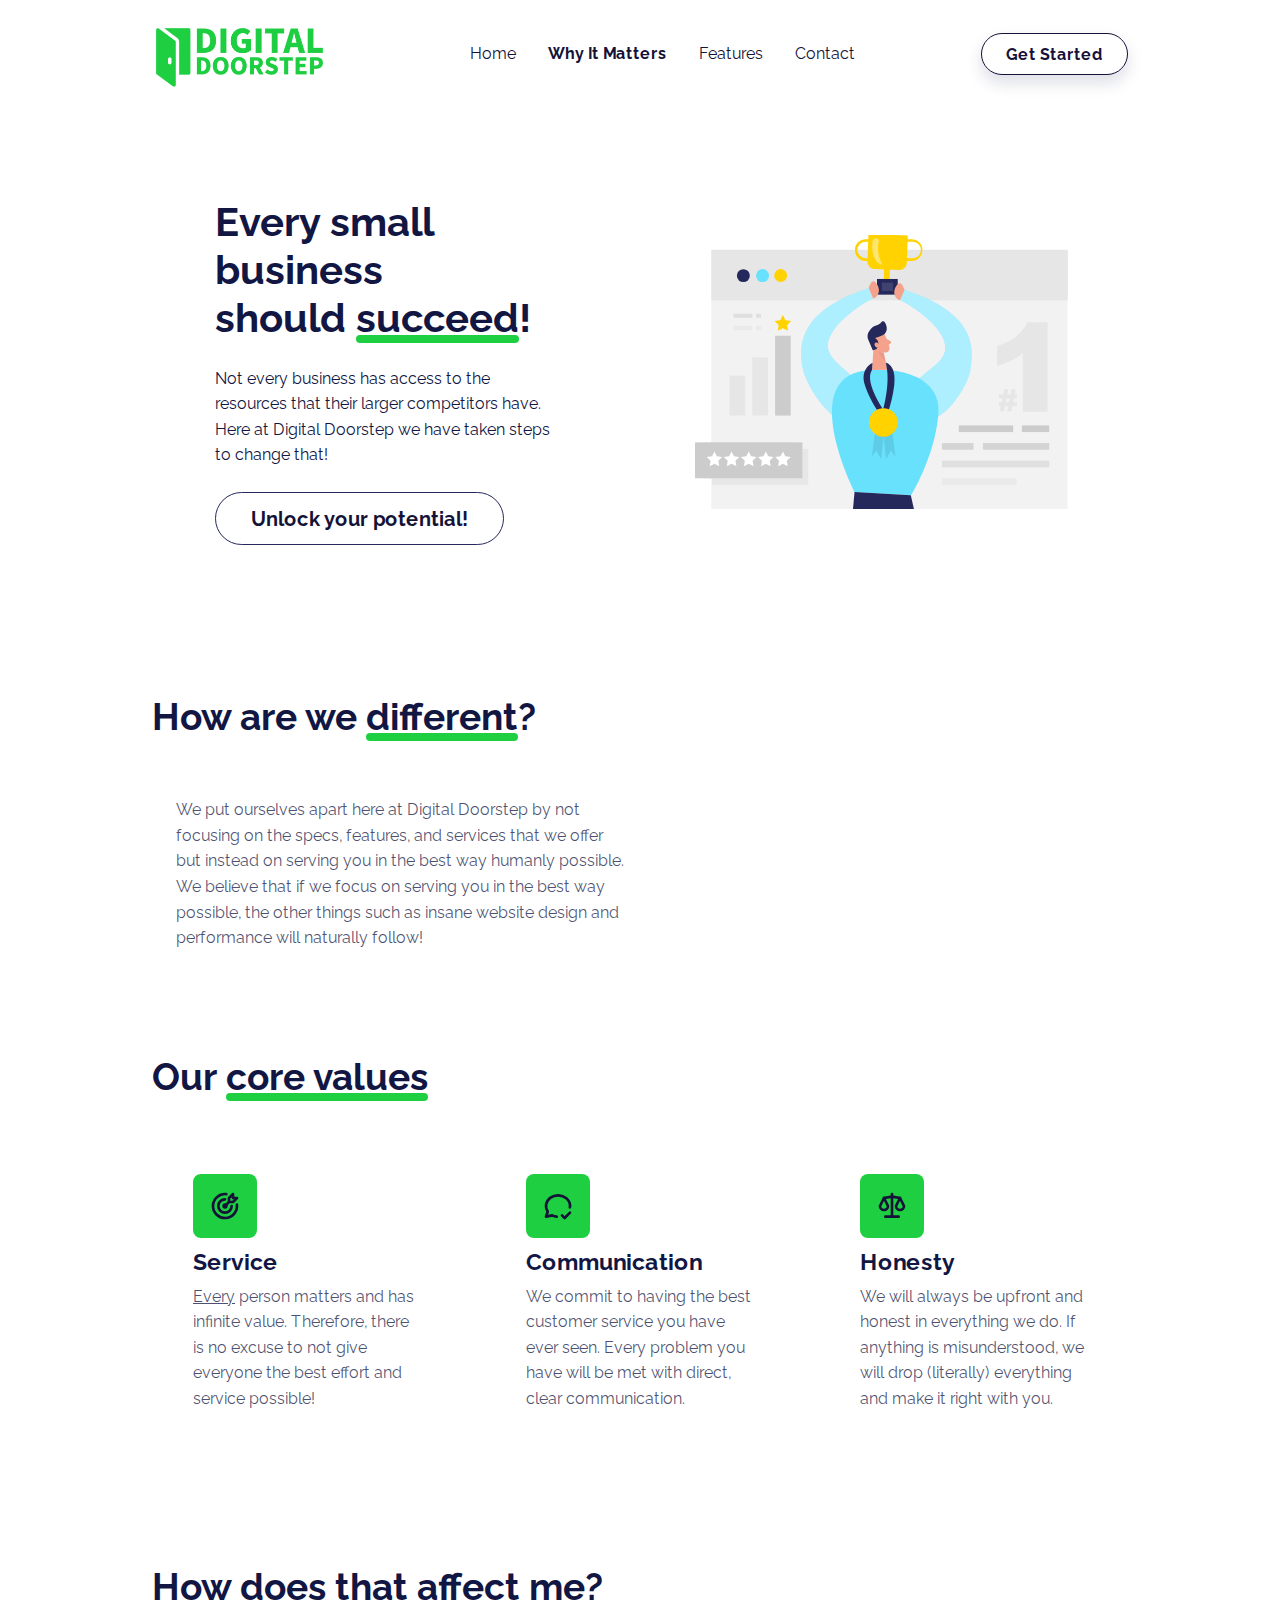
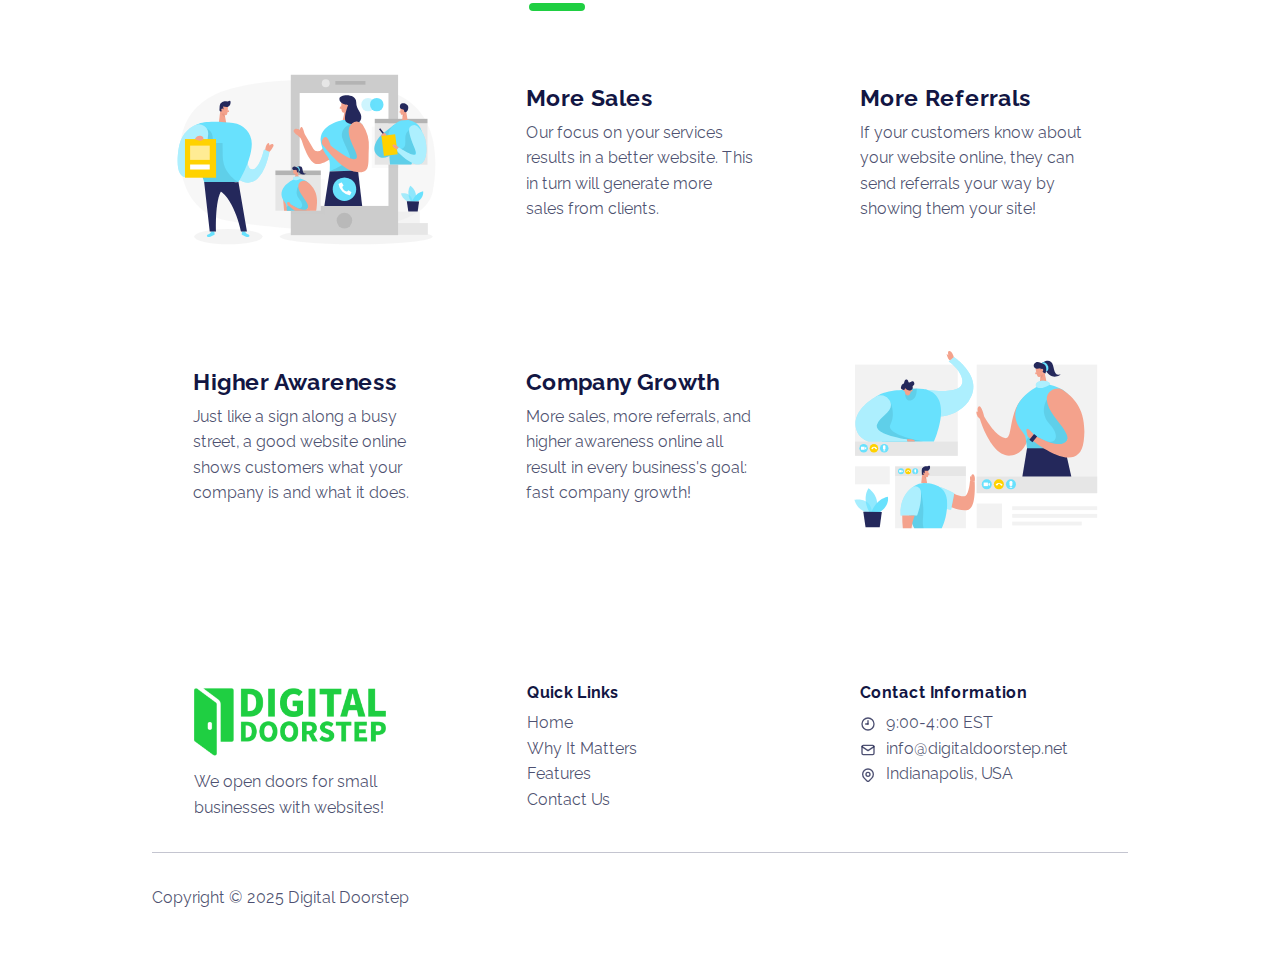
<file: why-it-matters.html>
<!DOCTYPE html>
<html data-bs-theme="light" lang="en" style="--bs-secondary: #1fcf42;--bs-secondary-rgb: 31,207,66;--bs-primary: #151238;--bs-primary-rgb: 21,18,56;--bs-light: #ffffff;--bs-light-rgb: 255,255,255;">

<head>
    <meta charset="utf-8">
    <meta name="viewport" content="width=device-width, initial-scale=1.0, shrink-to-fit=no">
    <title>Why It Matters | Digital Doorstep Web Design Indianapolis</title>
    <link rel="canonical" href="https://www.test.digitaldoorstep.net/why-it-matters.html">
    <meta property="og:url" content="https://www.test.digitaldoorstep.net/why-it-matters.html">
    <meta name="description" content="We offer web design and website development services across the United States and in Indianapolis, Indiana. Our services include website design, web development, and website hosting.">
    <link rel="icon" type="image/png" sizes="16x16" href="assets/img/favicon.png">
    <link rel="icon" type="image/png" sizes="32x32" href="assets/img/favicon.png">
    <link rel="stylesheet" href="assets/bootstrap/css/bootstrap.css">
    <link rel="stylesheet" href="https://cdnjs.cloudflare.com/ajax/libs/animate.css/3.5.2/animate.min.css">
    <link rel="stylesheet" href="assets/css/styles.css">
</head>

<body>
<nav class="navbar navbar-expand-md fixed-top navbar-shrink py-3" id="mainNav" style="border-top-left-radius: 0;--bs-primary: #24285b;--bs-primary-rgb: 36,40,91;--bs-body-font-size: 1rem;transform: rotate(0deg);">
    <div class="container"><a class="navbar-brand d-flex align-items-center" href="index.html"><img class="img-thumbnail object-fit-fill" alt="main logo" src="assets/img/Monochromatic-Logo.svg" width="175" height="40" style="border-width: 0;transform: translate(0px) translateY(3px) translateZ(0px);"></a><button data-bs-toggle="collapse" class="navbar-toggler" data-bs-target="#navcol-1" style="border-width: 0;"><span class="visually-hidden">Toggle navigation</span><span class="navbar-toggler-icon text-light" style="border-color: rgb(21,18,56);"></span></button>
        <div class="collapse navbar-collapse" id="navcol-1">
            <ul class="navbar-nav mx-auto">
                <li class="nav-item"><a class="nav-link" href="/index.html" style="color: rgb(21, 18, 56);">Home</a></li>
                <li class="nav-item"><a class="nav-link active" href="/why-it-matters.html" style="color: rgb(21, 18, 56);" data-bs-target="/about.html">Why It Matters</a></li>
                <li class="nav-item"><a class="nav-link" href="features.html" style="color: rgb(21, 18, 56);">Features</a></li>
                <li class="nav-item"><a class="nav-link" href="contact.html" style="color: rgb(21, 18, 56);">Contact</a></li>
            </ul><a class="btn btn-primary shadow" role="button" data-bss-hover-animate="pulse" href="/contact.html" style="--bs-body-color: rgb(21, 18, 22);background: var(--bs-light);--bs-primary: #17113a;--bs-primary-rgb: 23,17,58;height: 42px;border-radius: 21px;border-width: 1px;border-color: var(--bs-primary);color: var(--bs-primary);">Get Started</a>
        </div>
    </div>
</nav>
<section class="py-5 mt-5" style="padding-bottom: 61px;">
    <section class="py-5">
        <div class="container py-4 py-xl-5">
            <div class="row gy-4 gy-md-0">
                <div class="col-md-6 text-center text-md-start d-flex d-sm-flex d-md-flex justify-content-center align-items-center justify-content-md-start align-items-md-center justify-content-xl-center">
                    <div style="max-width: 350px;">
                        <h1 class="display-6 fw-bold mb-4">Every small business should&nbsp;<span class="underline">succeed</span>!</h1>
                        <p class="my-4">Not every business has access to the resources that their larger competitors have. Here at Digital Doorstep we have taken steps to change that!</p><a class="btn btn-primary btn-lg me-2" role="button" href="contact.html" style="background: var(--bs-light);color: var(--bs-primary);border-radius: 45px;">Unlock your potential!</a>
                    </div>
                </div>
                <div class="col-md-6">
                    <div><img class="rounded img-fluid w-100 fit-cover" alt="" style="min-height: 300px;" src="assets/img/illustrations/ranking.svg"></div>
                </div>
            </div>
        </div>
    </section>
</section>
<section>
    <div class="container py-4 py-xl-5">
        <div class="row d-flex flex-column flex-grow-0 flex-shrink-0 justify-content-center align-content-start mb-5">
            <div class="col-md-8 col-xl-6" style="height: fit-content;">
                <h2 class="display-6 fw-bold pb-4 mb-4" style="height: fit-content;font-size: 37px;">How are we&nbsp;<span class="underline">different</span>?</h2>
            </div>
            <div class="col-md-8 col-xl-6 pt-4" style="height: fit-content;">
                <p class="text-muted" style="padding-bottom: 40px;padding-left: 24px;">We put ourselves apart here at Digital Doorstep by not focusing on the specs, features, and services that we offer but instead on serving you in the best way humanly possible. We believe that if we focus on serving you in the best way possible, the other things such as insane website design and performance will naturally follow!</p>
            </div>
        </div>
        <h2 class="display-6 fw-bold pb-4 mb-4" style="height: fit-content;padding-bottom: 14px;font-size: 37px;">Our&nbsp;<span class="underline">core values</span></h2>
        <div class="row gy-4 row-cols-1 row-cols-md-2 row-cols-xl-3">
            <div class="col">
                <div class="card border-light border-1 d-flex justify-content-center p-4">
                    <div class="card-body">
                        <div>
                            <div class="bs-icon-lg bs-icon-rounded bs-icon-secondary d-flex flex-shrink-0 justify-content-center align-items-center d-inline-block mb-4 bs-icon" style="background: var(--bs-secondary);--bs-secondary: #1fcf42;--bs-secondary-rgb: 31,207,66;"><svg xmlns="http://www.w3.org/2000/svg" width="1em" height="1em" viewBox="0 0 24 24" stroke-width="2" stroke="currentColor" fill="none" stroke-linecap="round" stroke-linejoin="round" class="icon icon-tabler icon-tabler-target-arrow">
                                <path stroke="none" d="M0 0h24v24H0z" fill="none"></path>
                                <path d="M12 12m-1 0a1 1 0 1 0 2 0a1 1 0 1 0 -2 0"></path>
                                <path d="M12 7a5 5 0 1 0 5 5"></path>
                                <path d="M13 3.055a9 9 0 1 0 7.941 7.945"></path>
                                <path d="M15 6v3h3l3 -3h-3v-3z"></path>
                                <path d="M15 9l-3 3"></path>
                            </svg></div>
                            <h3 class="fw-bold" style="font-size: 23px;">Service</h3>
                            <p class="text-muted"><span style="text-decoration: underline;">Every</span>&nbsp;person matters and has infinite value. Therefore, there is no excuse to not give everyone the best effort and service possible!</p>
                        </div>
                    </div>
                </div>
            </div>
            <div class="col">
                <div class="card border-light border-1 d-flex justify-content-center p-4">
                    <div class="card-body">
                        <div>
                            <div class="bs-icon-lg bs-icon-rounded bs-icon-secondary d-flex flex-shrink-0 justify-content-center align-items-center d-inline-block mb-4 bs-icon" style="background: var(--bs-secondary);"><svg xmlns="http://www.w3.org/2000/svg" width="1em" height="1em" viewBox="0 0 24 24" stroke-width="2" stroke="currentColor" fill="none" stroke-linecap="round" stroke-linejoin="round" class="icon icon-tabler icon-tabler-message-circle-check">
                                <path stroke="none" d="M0 0h24v24H0z" fill="none"></path>
                                <path d="M11.042 19.933a9.798 9.798 0 0 1 -3.342 -.933l-4.7 1l1.3 -3.9c-2.324 -3.437 -1.426 -7.872 2.1 -10.374c3.526 -2.501 8.59 -2.296 11.845 .48c2.127 1.814 3.052 4.36 2.694 6.808"></path>
                                <path d="M15 19l2 2l4 -4"></path>
                            </svg></div>
                            <h3 class="fw-bold" style="font-size: 23px;">Communication</h3>
                            <p class="text-muted">We commit to having the best customer service you have ever seen. Every problem you have will be met with direct, clear communication.</p>
                        </div>
                    </div>
                </div>
            </div>
            <div class="col d-flex justify-content-between flex-xl-column">
                <div class="card border-light border-1 d-flex justify-content-center p-4">
                    <div class="card-body">
                        <div>
                            <div class="bs-icon-lg bs-icon-rounded bs-icon-secondary d-flex flex-shrink-0 justify-content-center align-items-center d-inline-block mb-4 bs-icon" style="background: var(--bs-secondary);"><svg xmlns="http://www.w3.org/2000/svg" width="1em" height="1em" viewBox="0 0 24 24" stroke-width="2" stroke="currentColor" fill="none" stroke-linecap="round" stroke-linejoin="round" class="icon icon-tabler icon-tabler-scale">
                                <path stroke="none" d="M0 0h24v24H0z" fill="none"></path>
                                <path d="M7 20l10 0"></path>
                                <path d="M6 6l6 -1l6 1"></path>
                                <path d="M12 3l0 17"></path>
                                <path d="M9 12l-3 -6l-3 6a3 3 0 0 0 6 0"></path>
                                <path d="M21 12l-3 -6l-3 6a3 3 0 0 0 6 0"></path>
                            </svg></div>
                            <h3 class="fw-bold" style="font-size: 23px;">Honesty</h3>
                            <p class="text-muted">We will always be upfront and honest in everything we do. If anything is misunderstood, we will drop (literally) everything and make it right with you.</p>
                        </div>
                    </div>
                </div>
            </div>
        </div>
    </div>
</section>
<section class="py-5">
    <div class="container">
        <h2 class="display-6 fw-bold pb-4 mb-4" style="height: fit-content;padding-bottom: 14px;font-size: 37px;">How does that affect&nbsp;<span class="underline">me</span>?</h2>
        <div class="row">
            <div class="col-md-4 mb-5"><img class="rounded img-fluid" alt="" src="assets/img/illustrations/presentation-2.svg"></div>
            <div class="col d-md-flex align-items-md-end align-items-lg-center mb-5">
                <div class="row gy-4 row-cols-1 row-cols-md-2 flex-grow-1">
                    <div class="col">
                        <div class="card border-light border-1 d-flex justify-content-center p-4">
                            <div class="card-body">
                                <div>
                                    <h3 class="fw-bold" style="font-size: 23px;">More Sales</h3>
                                    <p class="text-muted">Our focus on your services results in a better website. This in turn will generate more sales from clients.</p>
                                </div>
                            </div>
                        </div>
                    </div>
                    <div class="col">
                        <div class="card border-light border-1 d-flex justify-content-center p-4">
                            <div class="card-body">
                                <div>
                                    <h3 class="fw-bold" style="font-size: 23px;">More Referrals</h3>
                                    <p class="text-muted">If your customers know about your website online, they can send referrals your way by showing them your site!</p>
                                </div>
                            </div>
                        </div>
                    </div>
                </div>
            </div>
        </div>
        <div class="row" style="--bs-primary: #151238;--bs-primary-rgb: 21,18,56;">
            <div class="col d-md-flex align-items-md-end align-items-lg-center mb-5">
                <div class="row gy-4 row-cols-1 row-cols-md-2 flex-grow-1">
                    <div class="col">
                        <div class="card border-light border-1 d-flex justify-content-center p-4">
                            <div class="card-body">
                                <div>
                                    <h3 class="fw-bold" style="font-size: 23px;">Higher Awareness</h3>
                                    <p class="text-muted">Just like a sign along a busy street, a good website online shows customers what your company is and what it does.</p>
                                </div>
                            </div>
                        </div>
                    </div>
                    <div class="col">
                        <div class="card border-light border-1 d-flex justify-content-center p-4">
                            <div class="card-body">
                                <div>
                                    <h3 class="fw-bold" style="font-size: 23px;">Company Growth</h3>
                                    <p class="text-muted">More sales, more referrals, and higher awareness online all result in every business's goal: fast company growth!</p>
                                </div>
                            </div>
                        </div>
                    </div>
                </div>
            </div>
            <div class="col-md-4 order-first order-md-last mb-5"><img class="rounded img-fluid" alt="" src="assets/img/illustrations/video-call.svg"></div>
        </div>
    </div>
</section>
<footer>
    <div class="container py-4 py-lg-5">
        <div class="row row-cols-2 row-cols-md-4 d-flex flex-row flex-grow-1 justify-content-around">
            <div class="col-12 col-md-3">
                <div class="fw-bold d-flex align-items-center mb-2"><img alt="main logo" src="assets/img/Monochromatic-Logo.svg" width="192" height="78"></div>
                <p class="text-muted">We open doors for small businesses with websites!</p>
            </div>
            <div class="col-sm-4 col-md-3 text-lg-start d-flex flex-column">
                <h3 class="fs-6 fw-bold">Quick Links</h3>
                <ul class="list-unstyled">
                    <li><a href="index.html">Home</a></li>
                    <li><a href="why-it-matters.html">Why It Matters</a></li>
                    <li><a href="features.html">Features</a></li>
                    <li><a href="contact.html">Contact Us</a></li>
                </ul>
            </div>
            <div class="col-sm-4 col-md-3 text-lg-start d-flex flex-column">
                <h3 class="fs-6 fw-bold">Contact Information</h3>
                <ul class="list-unstyled">
                    <li><a href="#"><svg xmlns="http://www.w3.org/2000/svg" width="1em" height="1em" viewBox="0 0 24 24" stroke-width="2" stroke="currentColor" fill="none" stroke-linecap="round" stroke-linejoin="round" class="icon icon-tabler icon-tabler-clock-hour-9" style="margin-right: 10px;">
                        <path stroke="none" d="M0 0h24v24H0z" fill="none"></path>
                        <path d="M12 12m-9 0a9 9 0 1 0 18 0a9 9 0 1 0 -18 0"></path>
                        <path d="M12 12h-3.5"></path>
                        <path d="M12 7v5"></path>
                    </svg>9:00-4:00 EST</a></li>
                    <li><a href="#"><svg xmlns="http://www.w3.org/2000/svg" width="1em" height="1em" viewBox="0 0 24 24" stroke-width="2" stroke="currentColor" fill="none" stroke-linecap="round" stroke-linejoin="round" class="icon icon-tabler icon-tabler-mail" style="margin-right: 10px;">
                        <path stroke="none" d="M0 0h24v24H0z" fill="none"></path>
                        <path d="M3 7a2 2 0 0 1 2 -2h14a2 2 0 0 1 2 2v10a2 2 0 0 1 -2 2h-14a2 2 0 0 1 -2 -2v-10z"></path>
                        <path d="M3 7l9 6l9 -6"></path>
                    </svg>info@digitaldoorstep.net</a></li>
                    <li><a href="#"><svg xmlns="http://www.w3.org/2000/svg" width="1em" height="1em" viewBox="0 0 24 24" stroke-width="2" stroke="currentColor" fill="none" stroke-linecap="round" stroke-linejoin="round" class="icon icon-tabler icon-tabler-map-pin" style="margin-right: 10px;">
                        <path stroke="none" d="M0 0h24v24H0z" fill="none"></path>
                        <path d="M9 11a3 3 0 1 0 6 0a3 3 0 0 0 -6 0"></path>
                        <path d="M17.657 16.657l-4.243 4.243a2 2 0 0 1 -2.827 0l-4.244 -4.243a8 8 0 1 1 11.314 0z"></path>
                    </svg>Indianapolis, USA</a></li>
                    <li></li>
                </ul>
            </div>
        </div>
        <hr>
        <div class="text-muted d-flex justify-content-between align-items-center pt-3">
            <p class="mb-0">Copyright © 2025 Digital Doorstep</p>
        </div>
    </div>
</footer>
<script src="https://cdn.jsdelivr.net/npm/bootstrap@5.3.3/dist/js/bootstrap.bundle.min.js"></script>
<script src="assets/js/script.min.js"></script>
</body>

</html>
</file>
<file: assets/css/styles.css>
@font-face {
    font-family: Raleway;
    src: url(../../assets/fonts/Raleway-dde0a5f33948c7e0adf4a3040e0b81d0.woff2) format("woff2");
    font-weight: 300;
    font-style: italic;
    font-display: swap;
    unicode-range: U+0460-052F, U+1C80-1C8A, U+20B4, U+2DE0-2DFF, U+A640-A69F, U+FE2E-FE2F;
}
@font-face {
    font-family: Raleway;
    src: url(../../assets/fonts/Raleway-ef80d2eb6aab5f64980be28a55bb08e4.woff2) format("woff2");
    font-weight: 300;
    font-style: italic;
    font-display: swap;
    unicode-range: U+0301, U+0400-045F, U+0490-0491, U+04B0-04B1, U+2116;
}
@font-face {
    font-family: Raleway;
    src: url(../../assets/fonts/Raleway-5e57b7ddef191a06a9b93fe8c28ac018.woff2) format("woff2");
    font-weight: 300;
    font-style: italic;
    font-display: swap;
    unicode-range: U+0102-0103, U+0110-0111, U+0128-0129, U+0168-0169, U+01A0-01A1, U+01AF-01B0, U+0300-0301, U+0303-0304, U+0308-0309, U+0323, U+0329, U+1EA0-1EF9, U+20AB;
}
@font-face {
    font-family: Raleway;
    src: url(../../assets/fonts/Raleway-e8150294564d46f778cd57ee76a365aa.woff2) format("woff2");
    font-weight: 300;
    font-style: italic;
    font-display: swap;
    unicode-range: U+0100-02BA, U+02BD-02C5, U+02C7-02CC, U+02CE-02D7, U+02DD-02FF, U+0304, U+0308, U+0329, U+1D00-1DBF, U+1E00-1E9F, U+1EF2-1EFF, U+2020, U+20A0-20AB, U+20AD-20C0, U+2113, U+2C60-2C7F, U+A720-A7FF;
}
@font-face {
    font-family: Raleway;
    src: url(../../assets/fonts/Raleway-b8650170de39881807ede1fb56bf8672.woff2) format("woff2");
    font-weight: 300;
    font-style: italic;
    font-display: swap;
    unicode-range: U+0000-00FF, U+0131, U+0152-0153, U+02BB-02BC, U+02C6, U+02DA, U+02DC, U+0304, U+0308, U+0329, U+2000-206F, U+20AC, U+2122, U+2191, U+2193, U+2212, U+2215, U+FEFF, U+FFFD;
}
@font-face {
    font-family: Raleway;
    src: url(../../assets/fonts/Raleway-dde0a5f33948c7e0adf4a3040e0b81d0.woff2) format("woff2");
    font-weight: 400;
    font-style: italic;
    font-display: swap;
    unicode-range: U+0460-052F, U+1C80-1C8A, U+20B4, U+2DE0-2DFF, U+A640-A69F, U+FE2E-FE2F;
}
@font-face {
    font-family: Raleway;
    src: url(../../assets/fonts/Raleway-ef80d2eb6aab5f64980be28a55bb08e4.woff2) format("woff2");
    font-weight: 400;
    font-style: italic;
    font-display: swap;
    unicode-range: U+0301, U+0400-045F, U+0490-0491, U+04B0-04B1, U+2116;
}
@font-face {
    font-family: Raleway;
    src: url(../../assets/fonts/Raleway-5e57b7ddef191a06a9b93fe8c28ac018.woff2) format("woff2");
    font-weight: 400;
    font-style: italic;
    font-display: swap;
    unicode-range: U+0102-0103, U+0110-0111, U+0128-0129, U+0168-0169, U+01A0-01A1, U+01AF-01B0, U+0300-0301, U+0303-0304, U+0308-0309, U+0323, U+0329, U+1EA0-1EF9, U+20AB;
}
@font-face {
    font-family: Raleway;
    src: url(../../assets/fonts/Raleway-e8150294564d46f778cd57ee76a365aa.woff2) format("woff2");
    font-weight: 400;
    font-style: italic;
    font-display: swap;
    unicode-range: U+0100-02BA, U+02BD-02C5, U+02C7-02CC, U+02CE-02D7, U+02DD-02FF, U+0304, U+0308, U+0329, U+1D00-1DBF, U+1E00-1E9F, U+1EF2-1EFF, U+2020, U+20A0-20AB, U+20AD-20C0, U+2113, U+2C60-2C7F, U+A720-A7FF;
}
@font-face {
    font-family: Raleway;
    src: url(../../assets/fonts/Raleway-b8650170de39881807ede1fb56bf8672.woff2) format("woff2");
    font-weight: 400;
    font-style: italic;
    font-display: swap;
    unicode-range: U+0000-00FF, U+0131, U+0152-0153, U+02BB-02BC, U+02C6, U+02DA, U+02DC, U+0304, U+0308, U+0329, U+2000-206F, U+20AC, U+2122, U+2191, U+2193, U+2212, U+2215, U+FEFF, U+FFFD;
}
@font-face {
    font-family: Raleway;
    src: url(../../assets/fonts/Raleway-dde0a5f33948c7e0adf4a3040e0b81d0.woff2) format("woff2");
    font-weight: 600;
    font-style: italic;
    font-display: swap;
    unicode-range: U+0460-052F, U+1C80-1C8A, U+20B4, U+2DE0-2DFF, U+A640-A69F, U+FE2E-FE2F;
}
@font-face {
    font-family: Raleway;
    src: url(../../assets/fonts/Raleway-ef80d2eb6aab5f64980be28a55bb08e4.woff2) format("woff2");
    font-weight: 600;
    font-style: italic;
    font-display: swap;
    unicode-range: U+0301, U+0400-045F, U+0490-0491, U+04B0-04B1, U+2116;
}
@font-face {
    font-family: Raleway;
    src: url(../../assets/fonts/Raleway-5e57b7ddef191a06a9b93fe8c28ac018.woff2) format("woff2");
    font-weight: 600;
    font-style: italic;
    font-display: swap;
    unicode-range: U+0102-0103, U+0110-0111, U+0128-0129, U+0168-0169, U+01A0-01A1, U+01AF-01B0, U+0300-0301, U+0303-0304, U+0308-0309, U+0323, U+0329, U+1EA0-1EF9, U+20AB;
}
@font-face {
    font-family: Raleway;
    src: url(../../assets/fonts/Raleway-e8150294564d46f778cd57ee76a365aa.woff2) format("woff2");
    font-weight: 600;
    font-style: italic;
    font-display: swap;
    unicode-range: U+0100-02BA, U+02BD-02C5, U+02C7-02CC, U+02CE-02D7, U+02DD-02FF, U+0304, U+0308, U+0329, U+1D00-1DBF, U+1E00-1E9F, U+1EF2-1EFF, U+2020, U+20A0-20AB, U+20AD-20C0, U+2113, U+2C60-2C7F, U+A720-A7FF;
}
@font-face {
    font-family: Raleway;
    src: url(../../assets/fonts/Raleway-b8650170de39881807ede1fb56bf8672.woff2) format("woff2");
    font-weight: 600;
    font-style: italic;
    font-display: swap;
    unicode-range: U+0000-00FF, U+0131, U+0152-0153, U+02BB-02BC, U+02C6, U+02DA, U+02DC, U+0304, U+0308, U+0329, U+2000-206F, U+20AC, U+2122, U+2191, U+2193, U+2212, U+2215, U+FEFF, U+FFFD;
}
@font-face {
    font-family: Raleway;
    src: url(../../assets/fonts/Raleway-dde0a5f33948c7e0adf4a3040e0b81d0.woff2) format("woff2");
    font-weight: 700;
    font-style: italic;
    font-display: swap;
    unicode-range: U+0460-052F, U+1C80-1C8A, U+20B4, U+2DE0-2DFF, U+A640-A69F, U+FE2E-FE2F;
}
@font-face {
    font-family: Raleway;
    src: url(../../assets/fonts/Raleway-ef80d2eb6aab5f64980be28a55bb08e4.woff2) format("woff2");
    font-weight: 700;
    font-style: italic;
    font-display: swap;
    unicode-range: U+0301, U+0400-045F, U+0490-0491, U+04B0-04B1, U+2116;
}
@font-face {
    font-family: Raleway;
    src: url(../../assets/fonts/Raleway-5e57b7ddef191a06a9b93fe8c28ac018.woff2) format("woff2");
    font-weight: 700;
    font-style: italic;
    font-display: swap;
    unicode-range: U+0102-0103, U+0110-0111, U+0128-0129, U+0168-0169, U+01A0-01A1, U+01AF-01B0, U+0300-0301, U+0303-0304, U+0308-0309, U+0323, U+0329, U+1EA0-1EF9, U+20AB;
}
@font-face {
    font-family: Raleway;
    src: url(../../assets/fonts/Raleway-e8150294564d46f778cd57ee76a365aa.woff2) format("woff2");
    font-weight: 700;
    font-style: italic;
    font-display: swap;
    unicode-range: U+0100-02BA, U+02BD-02C5, U+02C7-02CC, U+02CE-02D7, U+02DD-02FF, U+0304, U+0308, U+0329, U+1D00-1DBF, U+1E00-1E9F, U+1EF2-1EFF, U+2020, U+20A0-20AB, U+20AD-20C0, U+2113, U+2C60-2C7F, U+A720-A7FF;
}
@font-face {
    font-family: Raleway;
    src: url(../../assets/fonts/Raleway-b8650170de39881807ede1fb56bf8672.woff2) format("woff2");
    font-weight: 700;
    font-style: italic;
    font-display: swap;
    unicode-range: U+0000-00FF, U+0131, U+0152-0153, U+02BB-02BC, U+02C6, U+02DA, U+02DC, U+0304, U+0308, U+0329, U+2000-206F, U+20AC, U+2122, U+2191, U+2193, U+2212, U+2215, U+FEFF, U+FFFD;
}
@font-face {
    font-family: Raleway;
    src: url(../../assets/fonts/Raleway-dde0a5f33948c7e0adf4a3040e0b81d0.woff2) format("woff2");
    font-weight: 800;
    font-style: italic;
    font-display: swap;
    unicode-range: U+0460-052F, U+1C80-1C8A, U+20B4, U+2DE0-2DFF, U+A640-A69F, U+FE2E-FE2F;
}
@font-face {
    font-family: Raleway;
    src: url(../../assets/fonts/Raleway-ef80d2eb6aab5f64980be28a55bb08e4.woff2) format("woff2");
    font-weight: 800;
    font-style: italic;
    font-display: swap;
    unicode-range: U+0301, U+0400-045F, U+0490-0491, U+04B0-04B1, U+2116;
}
@font-face {
    font-family: Raleway;
    src: url(../../assets/fonts/Raleway-5e57b7ddef191a06a9b93fe8c28ac018.woff2) format("woff2");
    font-weight: 800;
    font-style: italic;
    font-display: swap;
    unicode-range: U+0102-0103, U+0110-0111, U+0128-0129, U+0168-0169, U+01A0-01A1, U+01AF-01B0, U+0300-0301, U+0303-0304, U+0308-0309, U+0323, U+0329, U+1EA0-1EF9, U+20AB;
}
@font-face {
    font-family: Raleway;
    src: url(../../assets/fonts/Raleway-e8150294564d46f778cd57ee76a365aa.woff2) format("woff2");
    font-weight: 800;
    font-style: italic;
    font-display: swap;
    unicode-range: U+0100-02BA, U+02BD-02C5, U+02C7-02CC, U+02CE-02D7, U+02DD-02FF, U+0304, U+0308, U+0329, U+1D00-1DBF, U+1E00-1E9F, U+1EF2-1EFF, U+2020, U+20A0-20AB, U+20AD-20C0, U+2113, U+2C60-2C7F, U+A720-A7FF;
}
@font-face {
    font-family: Raleway;
    src: url(../../assets/fonts/Raleway-b8650170de39881807ede1fb56bf8672.woff2) format("woff2");
    font-weight: 800;
    font-style: italic;
    font-display: swap;
    unicode-range: U+0000-00FF, U+0131, U+0152-0153, U+02BB-02BC, U+02C6, U+02DA, U+02DC, U+0304, U+0308, U+0329, U+2000-206F, U+20AC, U+2122, U+2191, U+2193, U+2212, U+2215, U+FEFF, U+FFFD;
}
@font-face {
    font-family: Raleway;
    src: url(../../assets/fonts/Raleway-e1b386b0df4b2f63e7fe1a8c29d7875a.woff2) format("woff2");
    font-weight: 300;
    font-style: normal;
    font-display: swap;
    unicode-range: U+0460-052F, U+1C80-1C8A, U+20B4, U+2DE0-2DFF, U+A640-A69F, U+FE2E-FE2F;
}
@font-face {
    font-family: Raleway;
    src: url(../../assets/fonts/Raleway-b7095f60fc503a0e3b3f117d4d7be061.woff2) format("woff2");
    font-weight: 300;
    font-style: normal;
    font-display: swap;
    unicode-range: U+0301, U+0400-045F, U+0490-0491, U+04B0-04B1, U+2116;
}
@font-face {
    font-family: Raleway;
    src: url(../../assets/fonts/Raleway-6a03db82ffd57759923da749706a2d9c.woff2) format("woff2");
    font-weight: 300;
    font-style: normal;
    font-display: swap;
    unicode-range: U+0102-0103, U+0110-0111, U+0128-0129, U+0168-0169, U+01A0-01A1, U+01AF-01B0, U+0300-0301, U+0303-0304, U+0308-0309, U+0323, U+0329, U+1EA0-1EF9, U+20AB;
}
@font-face {
    font-family: Raleway;
    src: url(../../assets/fonts/Raleway-55b658d43b173b0763691ea482495140.woff2) format("woff2");
    font-weight: 300;
    font-style: normal;
    font-display: swap;
    unicode-range: U+0100-02BA, U+02BD-02C5, U+02C7-02CC, U+02CE-02D7, U+02DD-02FF, U+0304, U+0308, U+0329, U+1D00-1DBF, U+1E00-1E9F, U+1EF2-1EFF, U+2020, U+20A0-20AB, U+20AD-20C0, U+2113, U+2C60-2C7F, U+A720-A7FF;
}
@font-face {
    font-family: Raleway;
    src: url(../../assets/fonts/Raleway-32bb5bab870591e1fd7db7beca9b982f.woff2) format("woff2");
    font-weight: 300;
    font-style: normal;
    font-display: swap;
    unicode-range: U+0000-00FF, U+0131, U+0152-0153, U+02BB-02BC, U+02C6, U+02DA, U+02DC, U+0304, U+0308, U+0329, U+2000-206F, U+20AC, U+2122, U+2191, U+2193, U+2212, U+2215, U+FEFF, U+FFFD;
}
@font-face {
    font-family: Raleway;
    src: url(../../assets/fonts/Raleway-e1b386b0df4b2f63e7fe1a8c29d7875a.woff2) format("woff2");
    font-weight: 400;
    font-style: normal;
    font-display: swap;
    unicode-range: U+0460-052F, U+1C80-1C8A, U+20B4, U+2DE0-2DFF, U+A640-A69F, U+FE2E-FE2F;
}
@font-face {
    font-family: Raleway;
    src: url(../../assets/fonts/Raleway-b7095f60fc503a0e3b3f117d4d7be061.woff2) format("woff2");
    font-weight: 400;
    font-style: normal;
    font-display: swap;
    unicode-range: U+0301, U+0400-045F, U+0490-0491, U+04B0-04B1, U+2116;
}
@font-face {
    font-family: Raleway;
    src: url(../../assets/fonts/Raleway-6a03db82ffd57759923da749706a2d9c.woff2) format("woff2");
    font-weight: 400;
    font-style: normal;
    font-display: swap;
    unicode-range: U+0102-0103, U+0110-0111, U+0128-0129, U+0168-0169, U+01A0-01A1, U+01AF-01B0, U+0300-0301, U+0303-0304, U+0308-0309, U+0323, U+0329, U+1EA0-1EF9, U+20AB;
}
@font-face {
    font-family: Raleway;
    src: url(../../assets/fonts/Raleway-55b658d43b173b0763691ea482495140.woff2) format("woff2");
    font-weight: 400;
    font-style: normal;
    font-display: swap;
    unicode-range: U+0100-02BA, U+02BD-02C5, U+02C7-02CC, U+02CE-02D7, U+02DD-02FF, U+0304, U+0308, U+0329, U+1D00-1DBF, U+1E00-1E9F, U+1EF2-1EFF, U+2020, U+20A0-20AB, U+20AD-20C0, U+2113, U+2C60-2C7F, U+A720-A7FF;
}
@font-face {
    font-family: Raleway;
    src: url(../../assets/fonts/Raleway-32bb5bab870591e1fd7db7beca9b982f.woff2) format("woff2");
    font-weight: 400;
    font-style: normal;
    font-display: swap;
    unicode-range: U+0000-00FF, U+0131, U+0152-0153, U+02BB-02BC, U+02C6, U+02DA, U+02DC, U+0304, U+0308, U+0329, U+2000-206F, U+20AC, U+2122, U+2191, U+2193, U+2212, U+2215, U+FEFF, U+FFFD;
}
@font-face {
    font-family: Raleway;
    src: url(../../assets/fonts/Raleway-e1b386b0df4b2f63e7fe1a8c29d7875a.woff2) format("woff2");
    font-weight: 600;
    font-style: normal;
    font-display: swap;
    unicode-range: U+0460-052F, U+1C80-1C8A, U+20B4, U+2DE0-2DFF, U+A640-A69F, U+FE2E-FE2F;
}
@font-face {
    font-family: Raleway;
    src: url(../../assets/fonts/Raleway-b7095f60fc503a0e3b3f117d4d7be061.woff2) format("woff2");
    font-weight: 600;
    font-style: normal;
    font-display: swap;
    unicode-range: U+0301, U+0400-045F, U+0490-0491, U+04B0-04B1, U+2116;
}
@font-face {
    font-family: Raleway;
    src: url(../../assets/fonts/Raleway-6a03db82ffd57759923da749706a2d9c.woff2) format("woff2");
    font-weight: 600;
    font-style: normal;
    font-display: swap;
    unicode-range: U+0102-0103, U+0110-0111, U+0128-0129, U+0168-0169, U+01A0-01A1, U+01AF-01B0, U+0300-0301, U+0303-0304, U+0308-0309, U+0323, U+0329, U+1EA0-1EF9, U+20AB;
}
@font-face {
    font-family: Raleway;
    src: url(../../assets/fonts/Raleway-55b658d43b173b0763691ea482495140.woff2) format("woff2");
    font-weight: 600;
    font-style: normal;
    font-display: swap;
    unicode-range: U+0100-02BA, U+02BD-02C5, U+02C7-02CC, U+02CE-02D7, U+02DD-02FF, U+0304, U+0308, U+0329, U+1D00-1DBF, U+1E00-1E9F, U+1EF2-1EFF, U+2020, U+20A0-20AB, U+20AD-20C0, U+2113, U+2C60-2C7F, U+A720-A7FF;
}
@font-face {
    font-family: Raleway;
    src: url(../../assets/fonts/Raleway-32bb5bab870591e1fd7db7beca9b982f.woff2) format("woff2");
    font-weight: 600;
    font-style: normal;
    font-display: swap;
    unicode-range: U+0000-00FF, U+0131, U+0152-0153, U+02BB-02BC, U+02C6, U+02DA, U+02DC, U+0304, U+0308, U+0329, U+2000-206F, U+20AC, U+2122, U+2191, U+2193, U+2212, U+2215, U+FEFF, U+FFFD;
}
@font-face {
    font-family: Raleway;
    src: url(../../assets/fonts/Raleway-e1b386b0df4b2f63e7fe1a8c29d7875a.woff2) format("woff2");
    font-weight: 700;
    font-style: normal;
    font-display: swap;
    unicode-range: U+0460-052F, U+1C80-1C8A, U+20B4, U+2DE0-2DFF, U+A640-A69F, U+FE2E-FE2F;
}
@font-face {
    font-family: Raleway;
    src: url(../../assets/fonts/Raleway-b7095f60fc503a0e3b3f117d4d7be061.woff2) format("woff2");
    font-weight: 700;
    font-style: normal;
    font-display: swap;
    unicode-range: U+0301, U+0400-045F, U+0490-0491, U+04B0-04B1, U+2116;
}
@font-face {
    font-family: Raleway;
    src: url(../../assets/fonts/Raleway-6a03db82ffd57759923da749706a2d9c.woff2) format("woff2");
    font-weight: 700;
    font-style: normal;
    font-display: swap;
    unicode-range: U+0102-0103, U+0110-0111, U+0128-0129, U+0168-0169, U+01A0-01A1, U+01AF-01B0, U+0300-0301, U+0303-0304, U+0308-0309, U+0323, U+0329, U+1EA0-1EF9, U+20AB;
}
@font-face {
    font-family: Raleway;
    src: url(../../assets/fonts/Raleway-55b658d43b173b0763691ea482495140.woff2) format("woff2");
    font-weight: 700;
    font-style: normal;
    font-display: swap;
    unicode-range: U+0100-02BA, U+02BD-02C5, U+02C7-02CC, U+02CE-02D7, U+02DD-02FF, U+0304, U+0308, U+0329, U+1D00-1DBF, U+1E00-1E9F, U+1EF2-1EFF, U+2020, U+20A0-20AB, U+20AD-20C0, U+2113, U+2C60-2C7F, U+A720-A7FF;
}
@font-face {
    font-family: Raleway;
    src: url(../../assets/fonts/Raleway-32bb5bab870591e1fd7db7beca9b982f.woff2) format("woff2");
    font-weight: 700;
    font-style: normal;
    font-display: swap;
    unicode-range: U+0000-00FF, U+0131, U+0152-0153, U+02BB-02BC, U+02C6, U+02DA, U+02DC, U+0304, U+0308, U+0329, U+2000-206F, U+20AC, U+2122, U+2191, U+2193, U+2212, U+2215, U+FEFF, U+FFFD;
}
@font-face {
    font-family: Raleway;
    src: url(../../assets/fonts/Raleway-e1b386b0df4b2f63e7fe1a8c29d7875a.woff2) format("woff2");
    font-weight: 800;
    font-style: normal;
    font-display: swap;
    unicode-range: U+0460-052F, U+1C80-1C8A, U+20B4, U+2DE0-2DFF, U+A640-A69F, U+FE2E-FE2F;
}
@font-face {
    font-family: Raleway;
    src: url(../../assets/fonts/Raleway-b7095f60fc503a0e3b3f117d4d7be061.woff2) format("woff2");
    font-weight: 800;
    font-style: normal;
    font-display: swap;
    unicode-range: U+0301, U+0400-045F, U+0490-0491, U+04B0-04B1, U+2116;
}
@font-face {
    font-family: Raleway;
    src: url(../../assets/fonts/Raleway-6a03db82ffd57759923da749706a2d9c.woff2) format("woff2");
    font-weight: 800;
    font-style: normal;
    font-display: swap;
    unicode-range: U+0102-0103, U+0110-0111, U+0128-0129, U+0168-0169, U+01A0-01A1, U+01AF-01B0, U+0300-0301, U+0303-0304, U+0308-0309, U+0323, U+0329, U+1EA0-1EF9, U+20AB;
}
@font-face {
    font-family: Raleway;
    src: url(../../assets/fonts/Raleway-55b658d43b173b0763691ea482495140.woff2) format("woff2");
    font-weight: 800;
    font-style: normal;
    font-display: swap;
    unicode-range: U+0100-02BA, U+02BD-02C5, U+02C7-02CC, U+02CE-02D7, U+02DD-02FF, U+0304, U+0308, U+0329, U+1D00-1DBF, U+1E00-1E9F, U+1EF2-1EFF, U+2020, U+20A0-20AB, U+20AD-20C0, U+2113, U+2C60-2C7F, U+A720-A7FF;
}
@font-face {
    font-family: Raleway;
    src: url(../../assets/fonts/Raleway-32bb5bab870591e1fd7db7beca9b982f.woff2) format("woff2");
    font-weight: 800;
    font-style: normal;
    font-display: swap;
    unicode-range: U+0000-00FF, U+0131, U+0152-0153, U+02BB-02BC, U+02C6, U+02DA, U+02DC, U+0304, U+0308, U+0329, U+2000-206F, U+20AC, U+2122, U+2191, U+2193, U+2212, U+2215, U+FEFF, U+FFFD;
}
.fit-cover {
    object-fit: cover;
}
.underline:after {
    content: "";
    position: absolute;
    bottom: -2px;
    left: 0;
    width: 100%;
    height: 8px;
    border-radius: 5px;
    background: #1fcf42;
    z-index: -1;
}
.text-secondary {
    --bs-text-opacity: 1;
    color: rgba(var(--bs-light), var(--bs-text-opacity)) !important;
}
.mb-4 {
    margin-bottom: 10px !important;
}
.pb-4 {
    padding-bottom: 1.5rem !important;
}
.py-5 {
    padding-top: 3rem !important;
    padding-bottom: 1.5rem !important;
}
.text-warning {
    --bs-text-opacity: 1;
    color: var(--bs-secondary) !important;
}
.bs-icon {
    --bs-icon-size: 0.75rem;
    display: flex;
    flex-shrink: 0;
    justify-content: center;
    align-items: center;
    font-size: var(--bs-icon-size);
    width: calc(var(--bs-icon-size) * 2);
    height: calc(var(--bs-icon-size) * 2);
    color: var(--bs-primary);
}

.bs-icon-lg {
    --bs-icon-size: 2rem;
}

.bs-icon.bs-icon-rounded {
    border-radius: 0.5rem;
}
</file>
